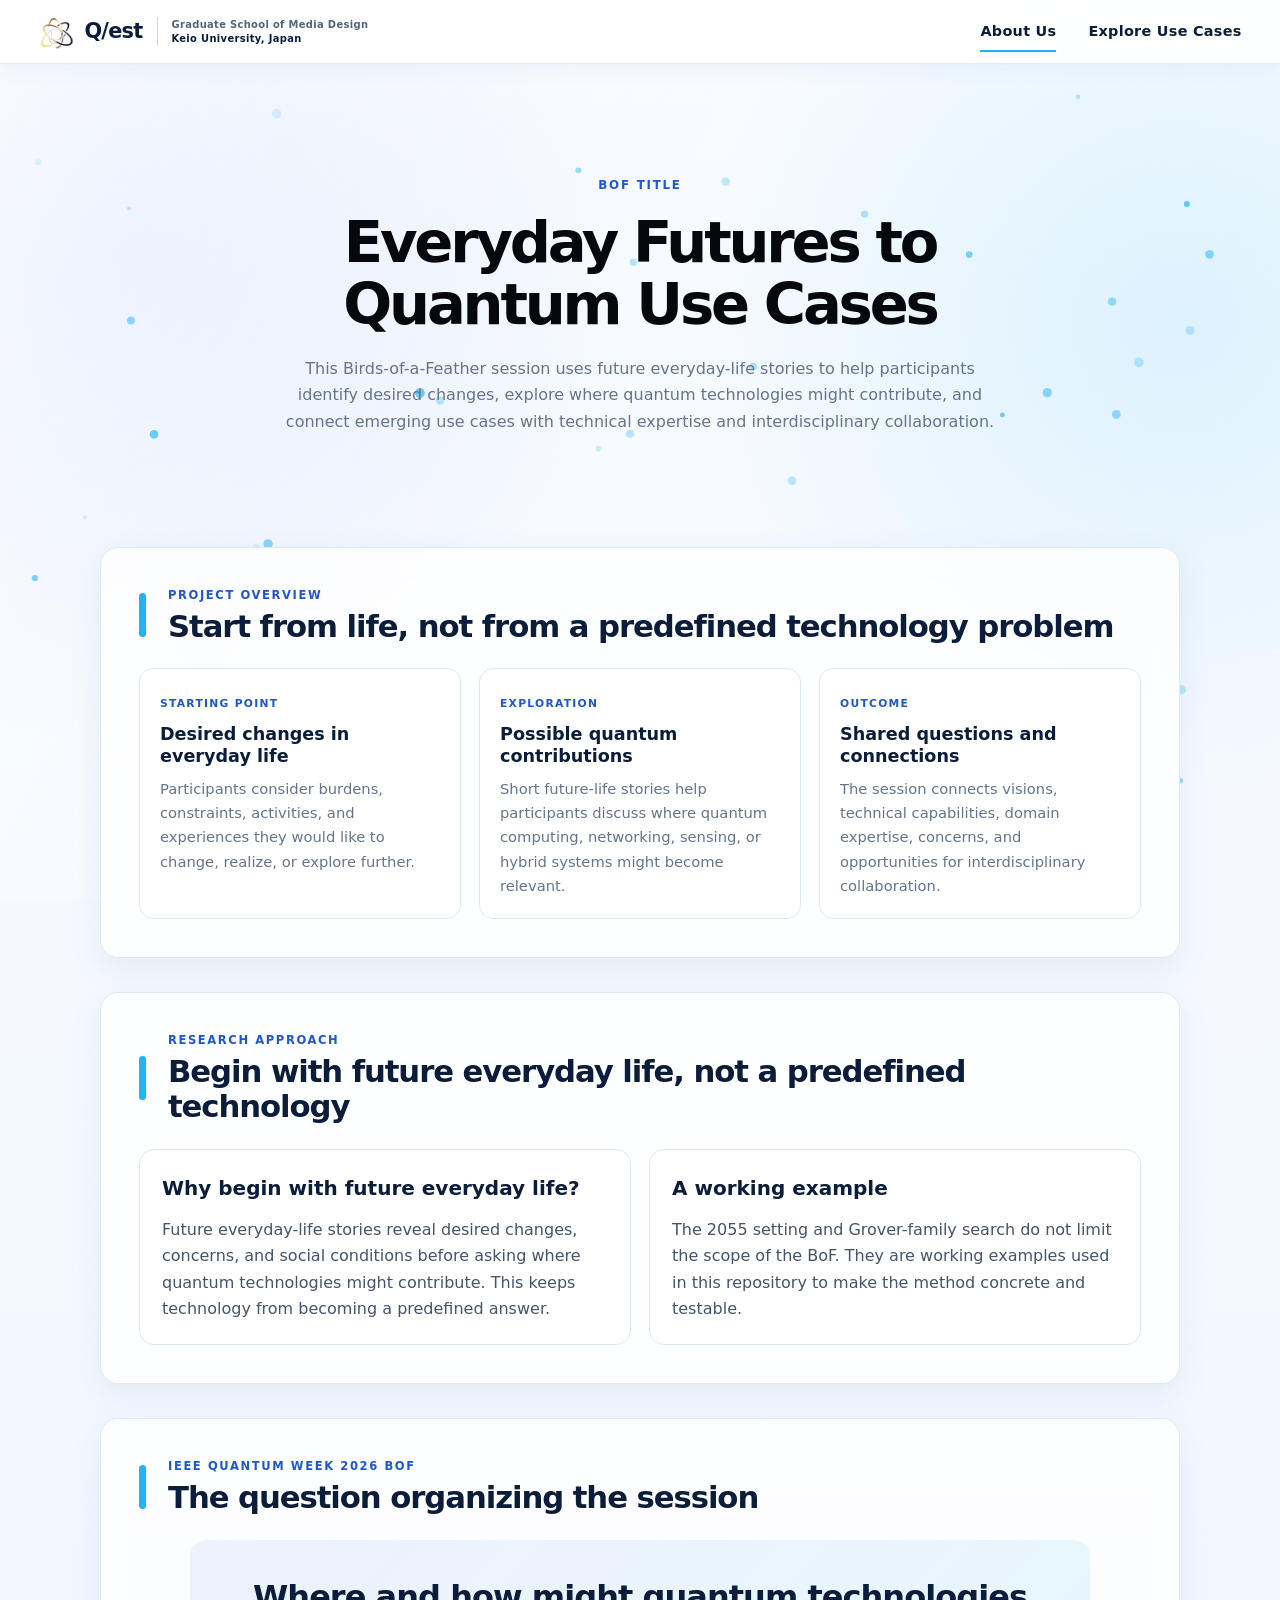
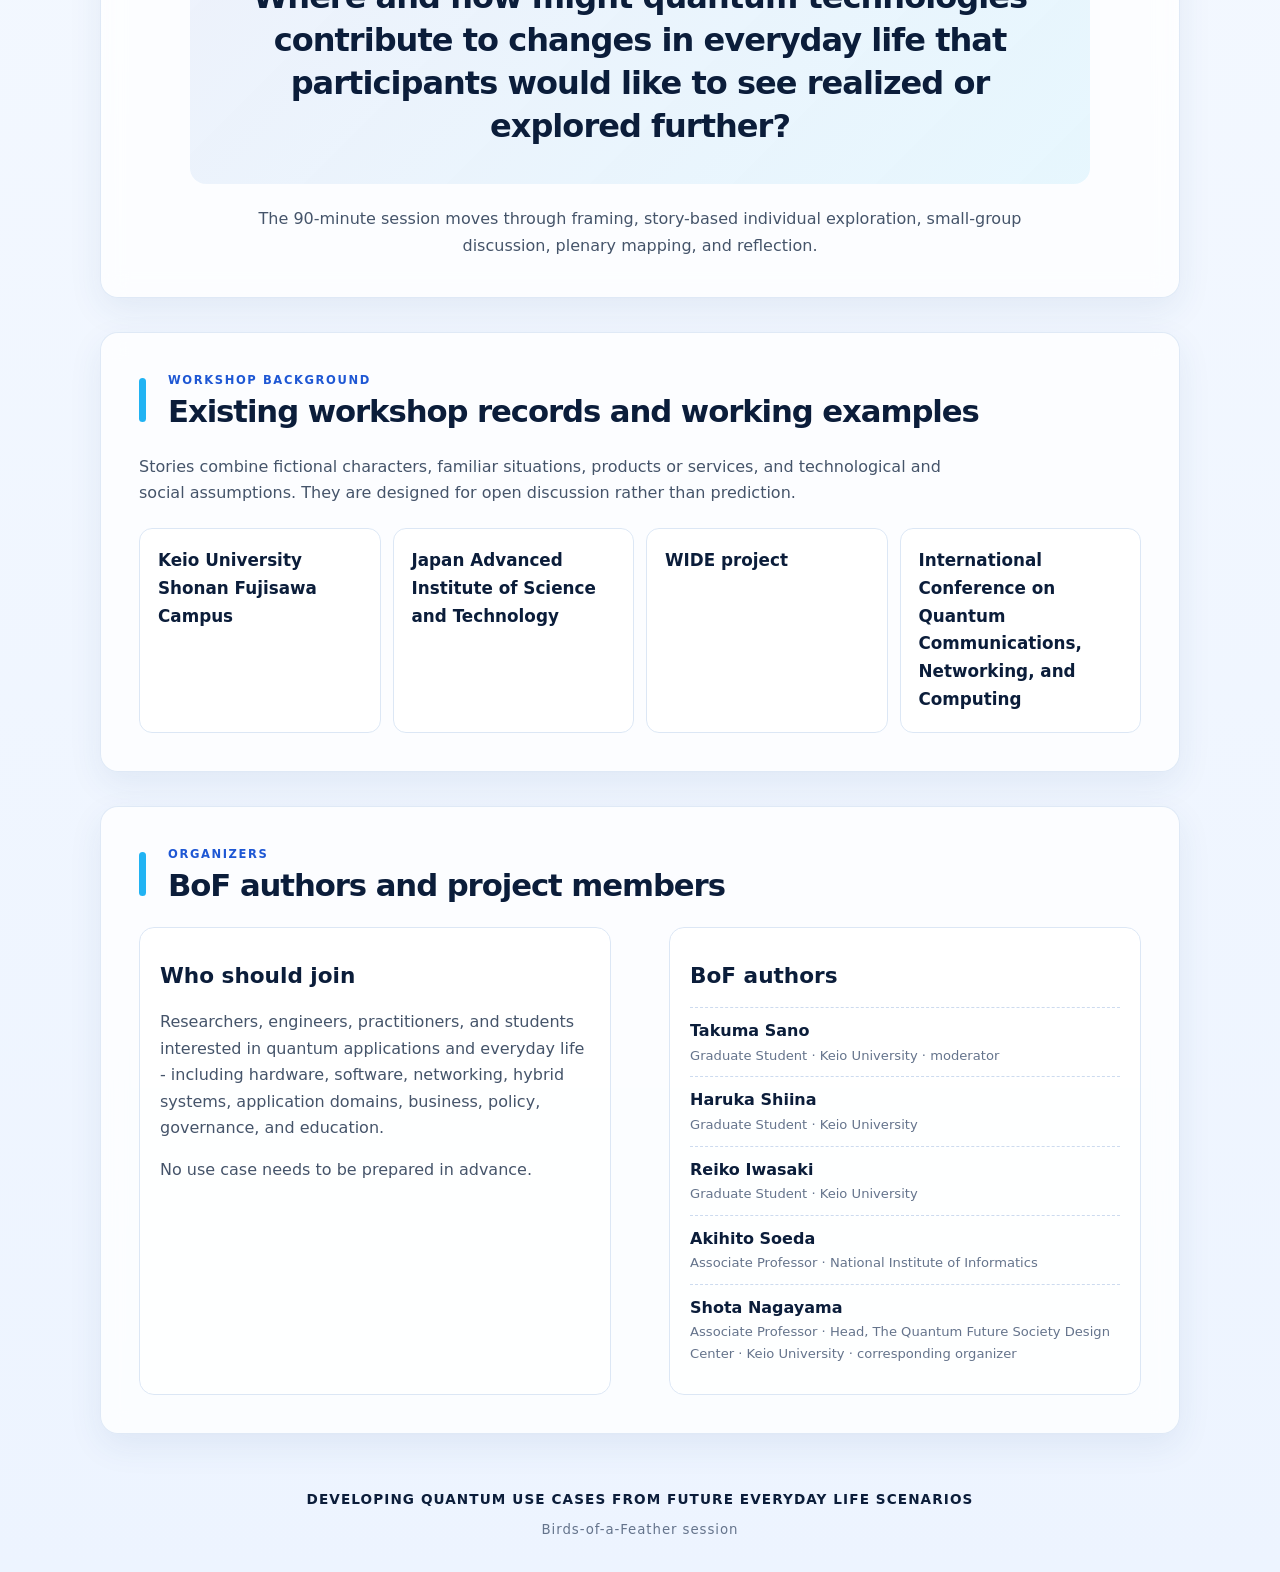
<file: site/index.html>
<!doctype html>
<html lang="en">
<head>
  <meta charset="utf-8">
  <meta name="viewport" content="width=device-width, initial-scale=1">
  <meta name="description" content="About the Everyday Futures to Quantum Use Cases project and its IEEE Quantum Week 2026 Birds-of-a-Feather session.">
  <meta name="theme-color" content="#f4f8ff">
  <title>About Us | Everyday Futures to Quantum Use Cases</title>
  <link rel="icon" type="image/svg+xml" href="./favicon.svg?v=20260724b">
  <link rel="stylesheet" href="./styles.css?v=20260724b">
</head>
<body>
  <canvas id="quantum-bubbles" aria-hidden="true"></canvas>

  <header class="site-header">
    <a class="brand" href="https://q-est.org/" target="_blank" rel="noopener noreferrer"
      aria-label="Visit the Q/est website">
      <img class="brand-logo" src="./assets/qest-logo-icon.png?v=20260724b" alt="">
      <span class="brand-copy"><strong>Q/est</strong></span>
      <span class="brand-divider" aria-hidden="true"></span>
      <span class="brand-institute">
        <span>Graduate School of Media Design</span>
        <span>Keio University, Japan</span>
      </span>
    </a>
    <nav class="site-nav" aria-label="Primary navigation">
      <a href="./index.html" aria-current="page">About Us</a>
      <a href="./explore/index.html">Explore Use Cases</a>
    </nav>
  </header>

  <main class="subpage-main">
    <section class="subpage-hero" aria-labelledby="about-page-title">
      <p class="kicker">BoF Title</p>
      <h1 id="about-page-title">Everyday Futures to Quantum Use Cases</h1>
      <p>
        This Birds-of-a-Feather session uses future everyday-life stories to help participants
        identify desired changes, explore where quantum technologies might contribute, and
        connect emerging use cases with technical expertise and interdisciplinary collaboration.
      </p>
    </section>

    <section class="content-section" aria-labelledby="project-overview-title">
      <div class="section-heading">
        <span aria-hidden="true"></span>
        <div>
          <p>Project overview</p>
          <h2 id="project-overview-title">Start from life, not from a predefined technology problem</h2>
        </div>
      </div>
      <div class="overview-grid">
        <article class="card">
          <small>Starting point</small>
          <h3>Desired changes in everyday life</h3>
          <p>
            Participants consider burdens, constraints, activities, and experiences they would
            like to change, realize, or explore further.
          </p>
        </article>
        <article class="card">
          <small>Exploration</small>
          <h3>Possible quantum contributions</h3>
          <p>
            Short future-life stories help participants discuss where quantum computing,
            networking, sensing, or hybrid systems might become relevant.
          </p>
        </article>
        <article class="card">
          <small>Outcome</small>
          <h3>Shared questions and connections</h3>
          <p>
            The session connects visions, technical capabilities, domain expertise, concerns,
            and opportunities for interdisciplinary collaboration.
          </p>
        </article>
      </div>
    </section>

    <section class="content-section" aria-labelledby="scenario-title">
      <div class="section-heading">
        <span aria-hidden="true"></span>
        <div>
          <p>Research approach</p>
          <h2 id="scenario-title">Begin with future everyday life, not a predefined technology</h2>
        </div>
      </div>
      <div class="about-columns">
        <article class="info-panel">
          <h3>Why begin with future everyday life?</h3>
          <p>
            Future everyday-life stories reveal desired changes, concerns, and social conditions
            before asking where quantum technologies might contribute. This keeps technology from
            becoming a predefined answer.
          </p>
        </article>
        <article class="info-panel">
          <h3>A working example</h3>
          <p>
            The 2055 setting and Grover-family search do not limit the scope of the BoF. They are
            working examples used in this repository to make the method concrete and testable.
          </p>
        </article>
      </div>
    </section>

    <section class="content-section question-section" aria-labelledby="bof-title">
      <div class="section-heading">
        <span aria-hidden="true"></span>
        <div>
          <p>IEEE Quantum Week 2026 BoF</p>
          <h2 id="bof-title">The question organizing the session</h2>
        </div>
      </div>
      <blockquote>
        Where and how might quantum technologies contribute to changes in everyday life that
        participants would like to see realized or explored further?
      </blockquote>
      <p class="section-note">
        The 90-minute session moves through framing, story-based individual exploration,
        small-group discussion, plenary mapping, and reflection.
      </p>
    </section>

    <section class="content-section" aria-labelledby="workshop-background-title">
      <div class="section-heading">
        <span aria-hidden="true"></span>
        <div>
          <p>Workshop background</p>
          <h2 id="workshop-background-title">Existing workshop records and working examples</h2>
        </div>
      </div>
      <p class="section-intro">
        Stories combine fictional characters, familiar situations, products or services, and
        technological and social assumptions. They are designed for open discussion rather than
        prediction.
      </p>
      <ul class="workshop-list">
        <li><strong>Keio University Shonan Fujisawa Campus</strong></li>
        <li><strong>Japan Advanced Institute of Science and Technology</strong></li>
        <li><strong>WIDE project</strong></li>
        <li>
          <strong>International Conference on Quantum Communications, Networking, and Computing</strong>
        </li>
      </ul>
    </section>

    <section class="content-section" aria-labelledby="members-title">
      <div class="section-heading">
        <span aria-hidden="true"></span>
        <div>
          <p>Organizers</p>
          <h2 id="members-title">BoF authors and project members</h2>
        </div>
      </div>
      <div class="people-grid about-people-grid">
        <article>
          <h3>Who should join</h3>
          <p>
            Researchers, engineers, practitioners, and students interested in quantum
            applications and everyday life - including hardware, software, networking,
            hybrid systems, application domains, business, policy, governance, and education.
          </p>
          <p>No use case needs to be prepared in advance.</p>
        </article>
        <article>
          <h3>BoF authors</h3>
          <ul class="author-list">
            <li><strong>Takuma Sano</strong><span>Graduate Student · Keio University · moderator</span></li>
            <li><strong>Haruka Shiina</strong><span>Graduate Student · Keio University</span></li>
            <li><strong>Reiko Iwasaki</strong><span>Graduate Student · Keio University</span></li>
            <li><strong>Akihito Soeda</strong><span>Associate Professor · National Institute of Informatics</span></li>
            <li>
              <strong>Shota Nagayama</strong>
              <span>Associate Professor · Head, The Quantum Future Society Design Center · Keio University · corresponding organizer</span>
            </li>
          </ul>
        </article>
      </div>
    </section>
  </main>

  <footer class="site-footer">
    <p>Developing Quantum Use Cases from Future Everyday Life Scenarios</p>
    <small>Birds-of-a-Feather session</small>
  </footer>

  <script src="./bubbles.js?v=20260724b"></script>
</body>
</html>
</file>
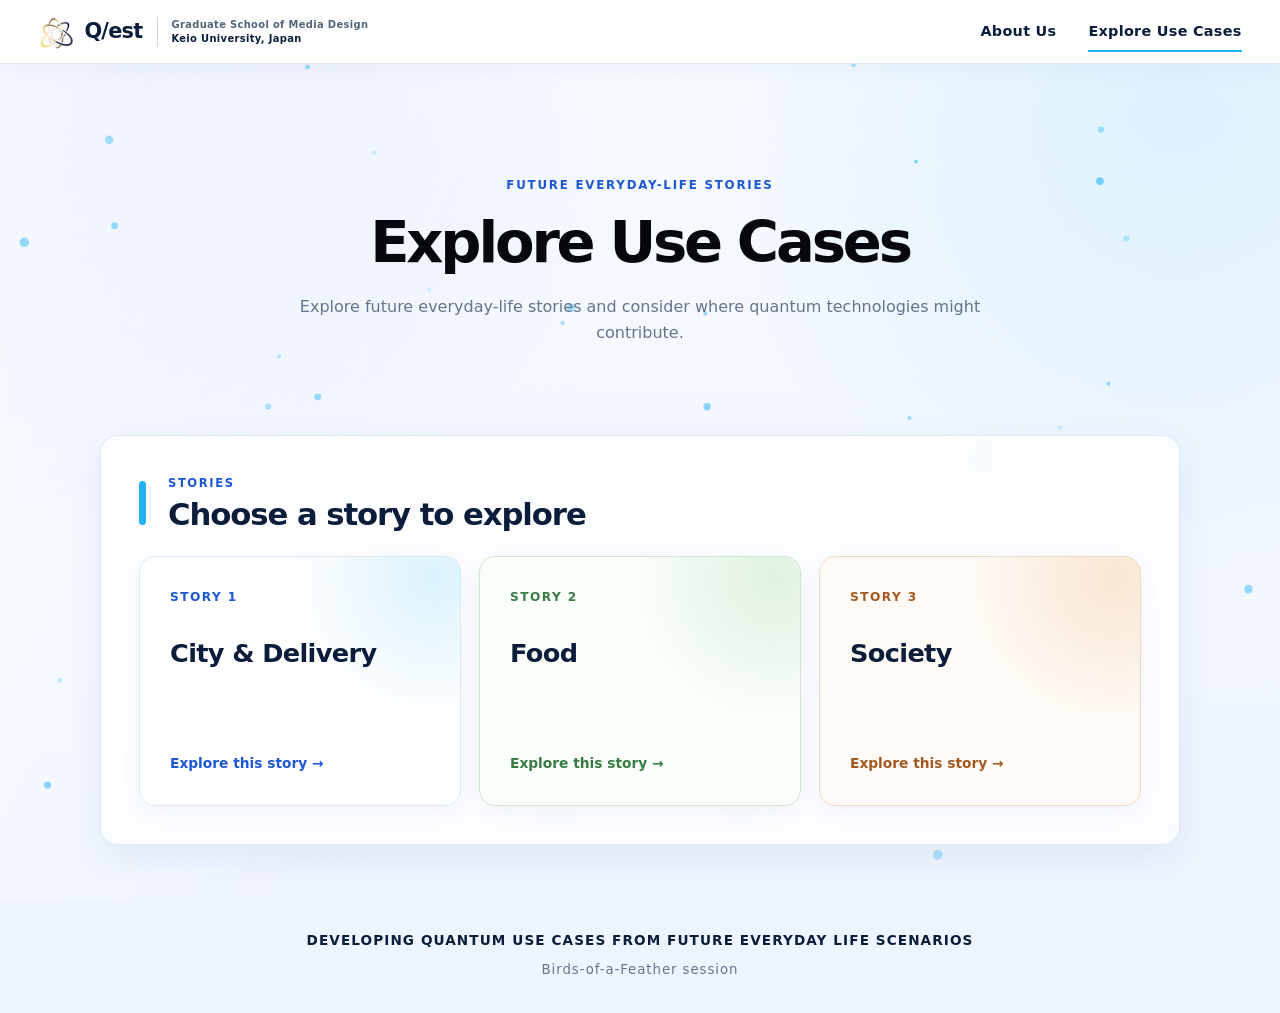
<file: site/explore/index.html>
<!doctype html>
<html lang="en">
<head>
  <meta charset="utf-8">
  <meta name="viewport" content="width=device-width, initial-scale=1">
  <meta name="description" content="Explore future everyday-life stories and consider where quantum technologies might contribute.">
  <meta name="theme-color" content="#f4f8ff">
  <title>Explore Use Cases | Everyday Futures to Quantum Use Cases</title>
  <link rel="icon" type="image/svg+xml" href="../favicon.svg">
  <link rel="stylesheet" href="../styles.css">
</head>
<body>
  <canvas id="quantum-bubbles" aria-hidden="true"></canvas>

  <header class="site-header">
    <a class="brand" href="https://q-est.org/" target="_blank" rel="noopener noreferrer"
      aria-label="Visit the Q/est website">
      <img class="brand-logo" src="../assets/qest-logo-icon.png" alt="">
      <span class="brand-copy"><strong>Q/est</strong></span>
      <span class="brand-divider" aria-hidden="true"></span>
      <span class="brand-institute">
        <span>Graduate School of Media Design</span>
        <span>Keio University, Japan</span>
      </span>
    </a>
    <nav class="site-nav" aria-label="Primary navigation">
      <a href="../index.html">About Us</a>
      <a href="./index.html" aria-current="page">Explore Use Cases</a>
    </nav>
  </header>

  <main class="subpage-main explore-list-main">
    <section class="subpage-hero explore-list-hero" aria-labelledby="explore-page-title">
      <p class="kicker">Future everyday-life stories</p>
      <h1 id="explore-page-title">Explore Use Cases</h1>
      <p>Explore future everyday-life stories and consider where quantum technologies might contribute.</p>
    </section>

    <section class="content-section" aria-labelledby="stories-title">
      <div class="section-heading">
        <span aria-hidden="true"></span>
        <div>
          <p>Stories</p>
          <h2 id="stories-title">Choose a story to explore</h2>
        </div>
      </div>

      <div class="use-case-grid">
        <a class="use-case-card" href="./story-1/index.html">
          <span class="use-case-meta"><strong>Story 1</strong></span>
          <h3>City &amp; Delivery</h3>
          <span class="use-case-link">
            Explore this story <span aria-hidden="true">→</span>
          </span>
        </a>

        <a class="use-case-card food-card" href="./story-2/index.html">
          <span class="use-case-meta"><strong>Story 2</strong></span>
          <h3>Food</h3>
          <span class="use-case-link">
            Explore this story <span aria-hidden="true">→</span>
          </span>
        </a>

        <a class="use-case-card society-card" href="./story-3/index.html">
          <span class="use-case-meta"><strong>Story 3</strong></span>
          <h3>Society</h3>
          <span class="use-case-link">
            Explore this story <span aria-hidden="true">→</span>
          </span>
        </a>
      </div>
    </section>
  </main>

  <footer class="site-footer">
    <p>Developing Quantum Use Cases from Future Everyday Life Scenarios</p>
    <small>Birds-of-a-Feather session</small>
  </footer>

  <script src="../bubbles.js"></script>
</body>
</html>
</file>
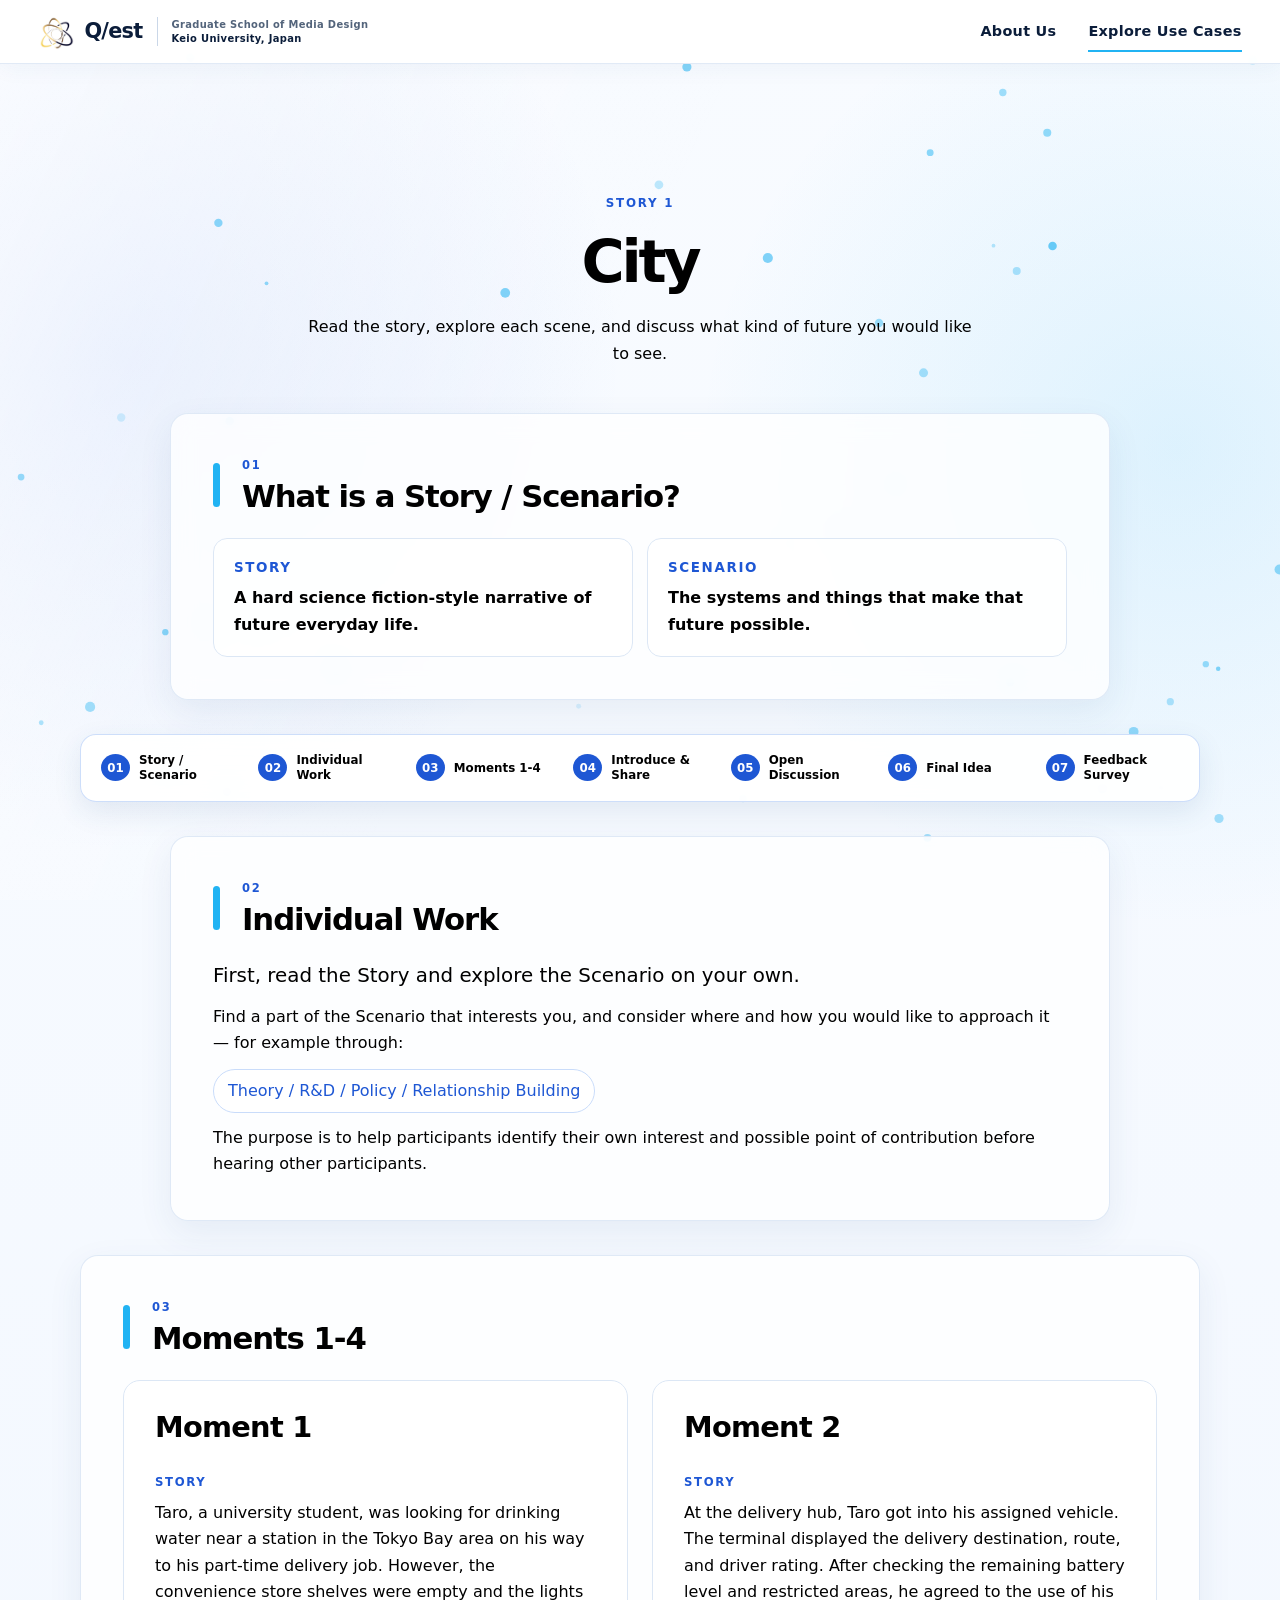
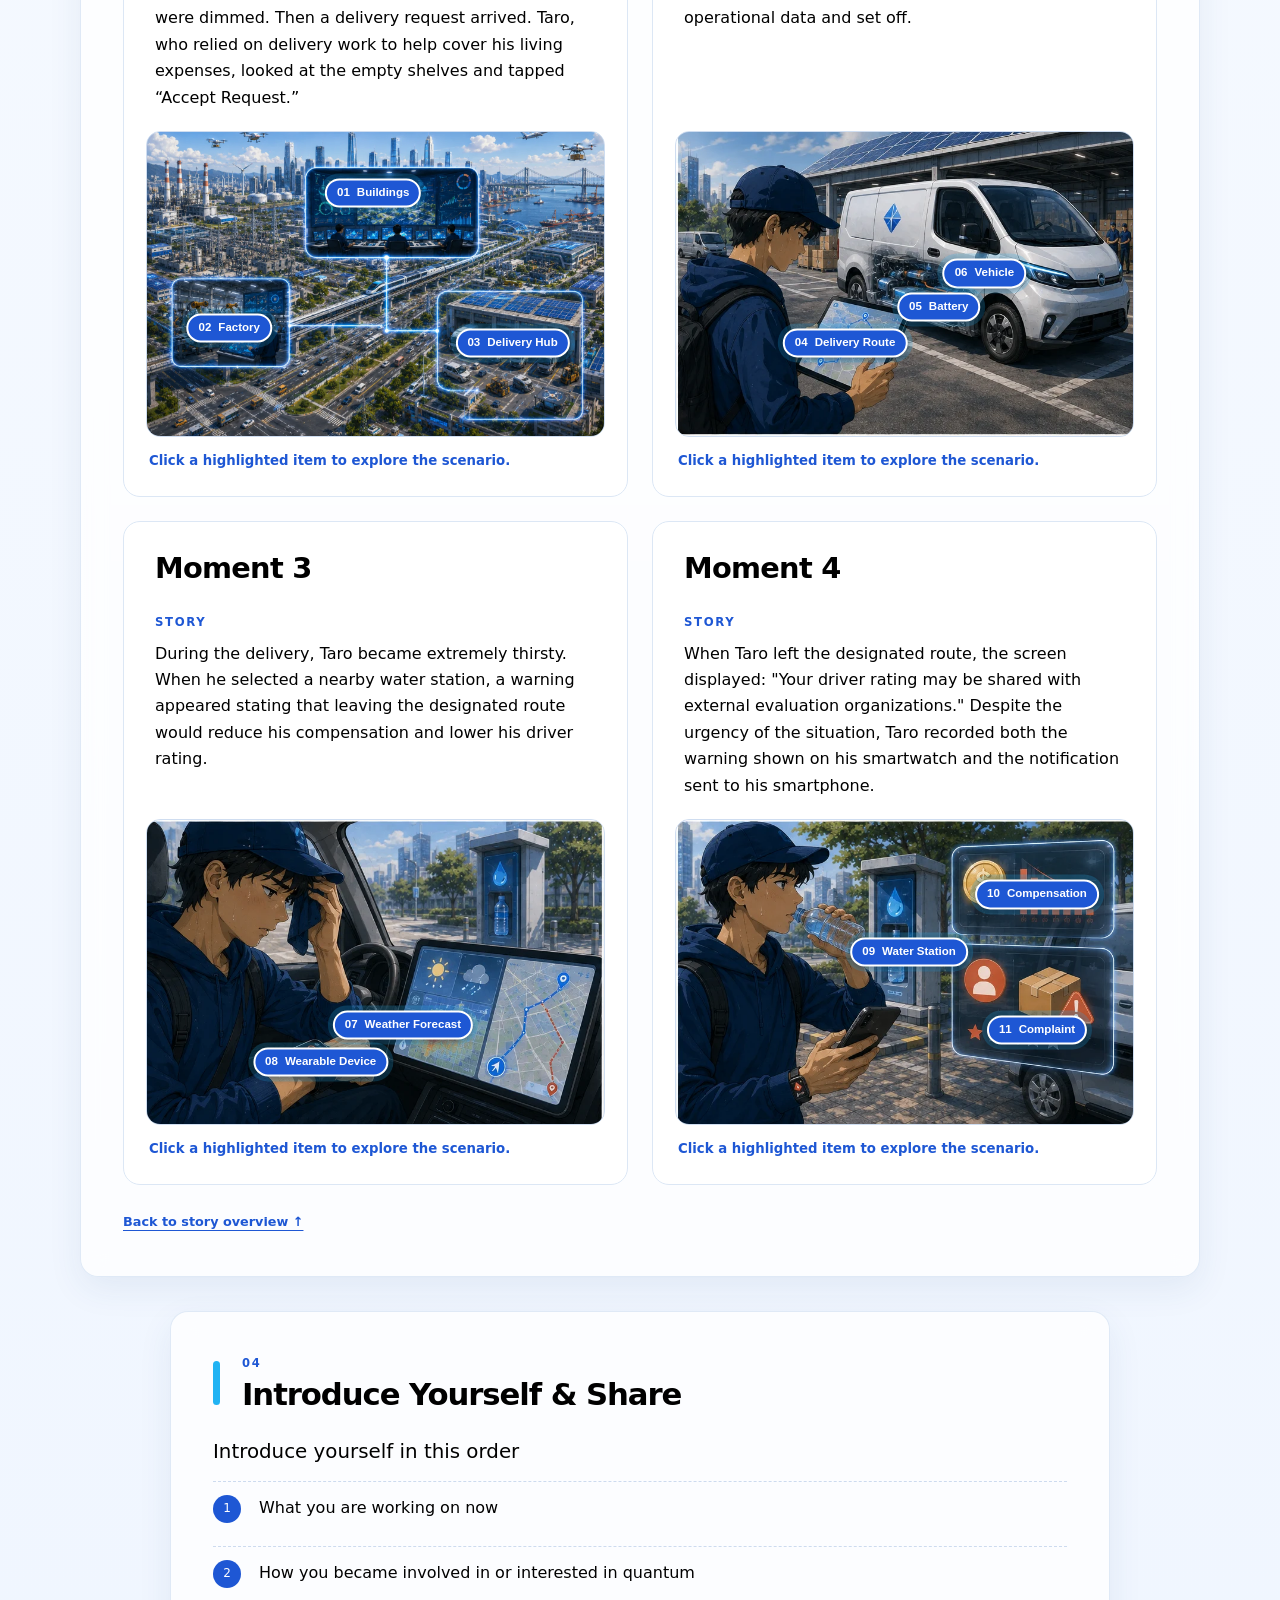
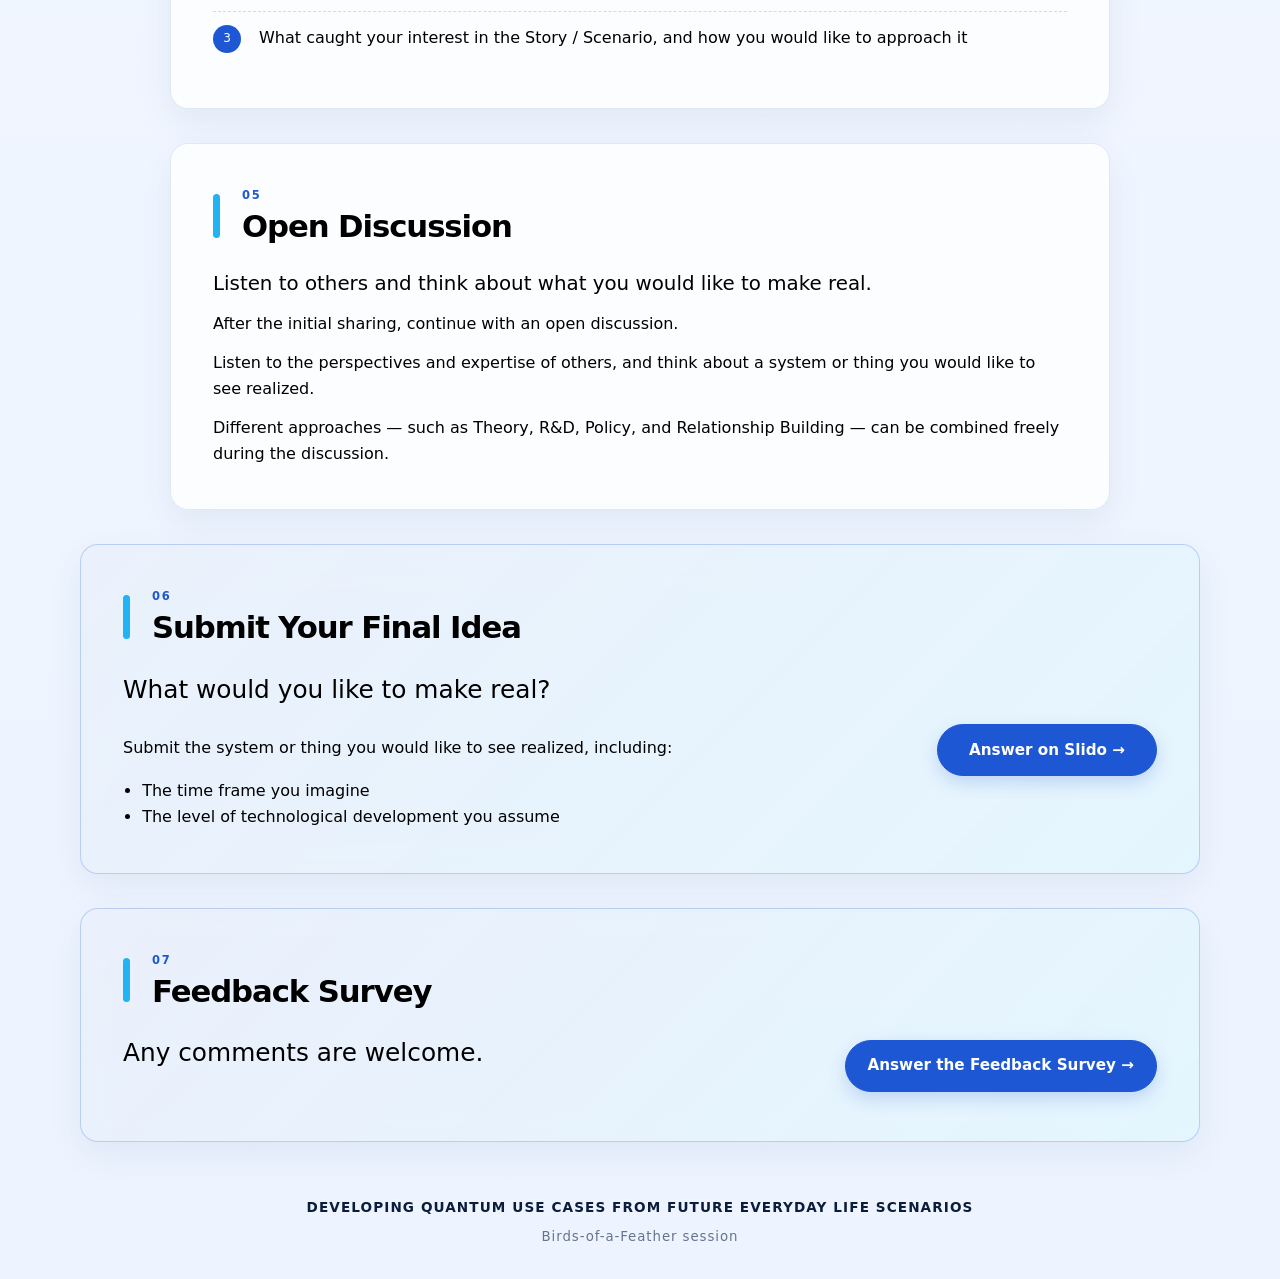
<file: site/explore/story-1/index.html>
<!doctype html>
<html lang="en">
<head>
  <meta charset="utf-8">
  <meta name="viewport" content="width=device-width, initial-scale=1">
  <meta name="description" content="Explore a future story about traffic and energy coordination during extreme heat.">
  <meta name="theme-color" content="#f4f8ff">
  <title>City | Everyday Futures to Quantum Use Cases</title>
  <link rel="icon" type="image/svg+xml" href="../../favicon.svg">
  <link rel="stylesheet" href="../../styles.css">
  <link rel="stylesheet" href="./story-1.css?v=20260822">
</head>
<body>
  <canvas id="quantum-bubbles" aria-hidden="true"></canvas>

  <header class="site-header">
    <a class="brand" href="https://q-est.org/" target="_blank" rel="noopener noreferrer"
      aria-label="Visit the Q/est website">
      <img class="brand-logo" src="../../assets/qest-logo-icon.png" alt="">
      <span class="brand-copy"><strong>Q/est</strong></span>
      <span class="brand-divider" aria-hidden="true"></span>
      <span class="brand-institute">
        <span>Graduate School of Media Design</span>
        <span>Keio University, Japan</span>
      </span>
    </a>
    <nav class="site-nav" aria-label="Primary navigation">
      <a href="../../index.html">About Us</a>
      <a href="../index.html" aria-current="page">Explore Use Cases</a>
    </nav>
  </header>

  <main class="story-main">
    <section class="story-hero" aria-labelledby="story-page-title">
      <p class="kicker">Story 1</p>
      <h1 id="story-page-title">City</h1>
      <p class="story-intro">Read the story, explore each scene, and discuss what kind of future you would like to see.</p>
    </section>

    <section class="workshop-section compact-section" id="story-scenario" aria-labelledby="story-scenario-title">
      <div class="section-heading">
        <span aria-hidden="true"></span>
        <div><p>01</p><h2 id="story-scenario-title">What is a Story / Scenario?</h2></div>
      </div>

      <div class="definition-grid">
        <div class="definition-item">
          <h3>Story</h3>
          <p>A hard science fiction-style narrative of future everyday life.</p>
        </div>
        <div class="definition-item">
          <h3>Scenario</h3>
          <p>The systems and things that make that future possible.</p>
        </div>
      </div>
    </section>

    <nav class="story-progress" aria-label="Story workshop steps">
      <a href="#story-scenario"><span>01</span>Story / Scenario</a>
      <a href="#individual-work"><span>02</span>Individual Work</a>
      <a href="#story"><span>03</span>Moments 1-4</a>
      <a href="#introduce-share"><span>04</span>Introduce & Share</a>
      <a href="#open-discussion"><span>05</span>Open Discussion</a>
      <a href="#final-idea"><span>06</span>Final Idea</a>
      <a href="#feedback-survey"><span>07</span>Feedback Survey</a>
    </nav>

    <section class="workshop-section compact-section" id="individual-work" aria-labelledby="individual-work-title">
      <div class="section-heading">
        <span aria-hidden="true"></span>
        <div><p>02</p><h2 id="individual-work-title">Individual Work</h2></div>
      </div>

      <p class="lead-prompt">First, read the Story and explore the Scenario on your own.</p>
      <p>Find a part of the Scenario that interests you, and consider where and how you would like to approach it — for example through:</p>
      <p class="approach-line">Theory / R&amp;D / Policy / Relationship Building</p>
      <p>The purpose is to help participants identify their own interest and possible point of contribution before hearing other participants.</p>
    </section>

    <section class="workshop-section" id="story" aria-labelledby="story-step-title">
      <div class="section-heading">
        <span aria-hidden="true"></span>
        <div><p>03</p><h2 id="story-step-title">Moments 1-4</h2></div>
      </div>

      <div class="scene-grid">

      <article class="scene-card" id="scene-1" aria-labelledby="scene-1-title">
        <header class="scene-heading"><h3 id="scene-1-title">Moment 1</h3></header>
        <div class="scene-copy">
          <div class="moment-layer story-layer">
            <h4>Story</h4>
            <p>Taro, a university student, was looking for drinking water near a station in the Tokyo Bay area on his way to his part-time delivery job. However, the convenience store shelves were empty and the lights were dimmed. Then a delivery request arrived. Taro, who relied on delivery work to help cover his living expenses, looked at the empty shelves and tapped “Accept Request.”</p>
          </div>
        </div>
        <div class="scene-explorer" data-scene="scene1"></div>
      </article>

      <article class="scene-card" id="scene-2" aria-labelledby="scene-2-title">
        <header class="scene-heading"><h3 id="scene-2-title">Moment 2</h3></header>
        <div class="scene-copy">
          <div class="moment-layer story-layer">
            <h4>Story</h4>
            <p>At the delivery hub, Taro got into his assigned vehicle. The terminal displayed the delivery destination, route, and driver rating. After checking the remaining battery level and restricted areas, he agreed to the use of his operational data and set off.</p>
          </div>
        </div>
        <div class="scene-explorer" data-scene="scene2"></div>
      </article>

      <article class="scene-card" id="scene-3" aria-labelledby="scene-3-title">
        <header class="scene-heading"><h3 id="scene-3-title">Moment 3</h3></header>
        <div class="scene-copy">
          <div class="moment-layer story-layer">
            <h4>Story</h4>
            <p>During the delivery, Taro became extremely thirsty. When he selected a nearby water station, a warning appeared stating that leaving the designated route would reduce his compensation and lower his driver rating.</p>
          </div>
        </div>
        <div class="scene-explorer" data-scene="scene3"></div>
      </article>

      <article class="scene-card" id="scene-4" aria-labelledby="scene-4-title">
        <header class="scene-heading"><h3 id="scene-4-title">Moment 4</h3></header>
        <div class="scene-copy">
          <div class="moment-layer story-layer">
            <h4>Story</h4>
            <p>When Taro left the designated route, the screen displayed: "Your driver rating may be shared with external evaluation organizations." Despite the urgency of the situation, Taro recorded both the warning shown on his smartwatch and the notification sent to his smartphone.</p>
          </div>
        </div>
        <div class="scene-explorer" data-scene="scene4"></div>
      </article>

      </div>

      <a class="section-back" href="#story-page-title">Back to story overview ↑</a>
    </section>

    <section class="workshop-section compact-section" id="introduce-share" aria-labelledby="introduce-share-title">
      <div class="section-heading">
        <span aria-hidden="true"></span>
        <div><p>04</p><h2 id="introduce-share-title">Introduce Yourself &amp; Share</h2></div>
      </div>

      <p class="lead-prompt">Introduce yourself in this order</p>
      <ol class="facilitation-list">
        <li>What you are working on now</li>
        <li>How you became involved in or interested in quantum</li>
        <li>What caught your interest in the Story / Scenario, and how you would like to approach it</li>
      </ol>
    </section>

    <section class="workshop-section compact-section" id="open-discussion" aria-labelledby="open-discussion-title">
      <div class="section-heading">
        <span aria-hidden="true"></span>
        <div><p>05</p><h2 id="open-discussion-title">Open Discussion</h2></div>
      </div>

      <p class="lead-prompt">Listen to others and think about what you would like to make real.</p>
      <p>After the initial sharing, continue with an open discussion.</p>
      <p>Listen to the perspectives and expertise of others, and think about a system or thing you would like to see realized.</p>
      <p>Different approaches — such as Theory, R&amp;D, Policy, and Relationship Building — can be combined freely during the discussion.</p>
    </section>

    <section class="workshop-section cta-section" id="final-idea" aria-labelledby="final-idea-title">
      <div class="section-heading">
        <span aria-hidden="true"></span>
        <div><p>06</p><h2 id="final-idea-title">Submit Your Final Idea</h2></div>
      </div>

      <div class="cta-layout">
        <div>
          <p class="cta-question">What would you like to make real?</p>
          <p>Submit the system or thing you would like to see realized, including:</p>
          <ul>
            <li>The time frame you imagine</li>
            <li>The level of technological development you assume</li>
          </ul>
        </div>
        <a class="primary-button cta-button" id="slido-link" href="#">Answer on Slido →</a>
      </div>
    </section>

    <section class="workshop-section cta-section" id="feedback-survey" aria-labelledby="feedback-survey-title">
      <div class="section-heading">
        <span aria-hidden="true"></span>
        <div><p>07</p><h2 id="feedback-survey-title">Feedback Survey</h2></div>
      </div>

      <div class="cta-layout">
        <p class="cta-question">Any comments are welcome.</p>
        <a class="primary-button cta-button" id="feedback-link" href="#">Answer the Feedback Survey →</a>
      </div>
    </section>

  </main>

  <footer class="site-footer">
    <p>Developing Quantum Use Cases from Future Everyday Life Scenarios</p>
    <small>Birds-of-a-Feather session</small>
  </footer>

  <script src="../../bubbles.js"></script>
  <script src="./story-1.js?v=20260822"></script>
</body>
</html>
</file>
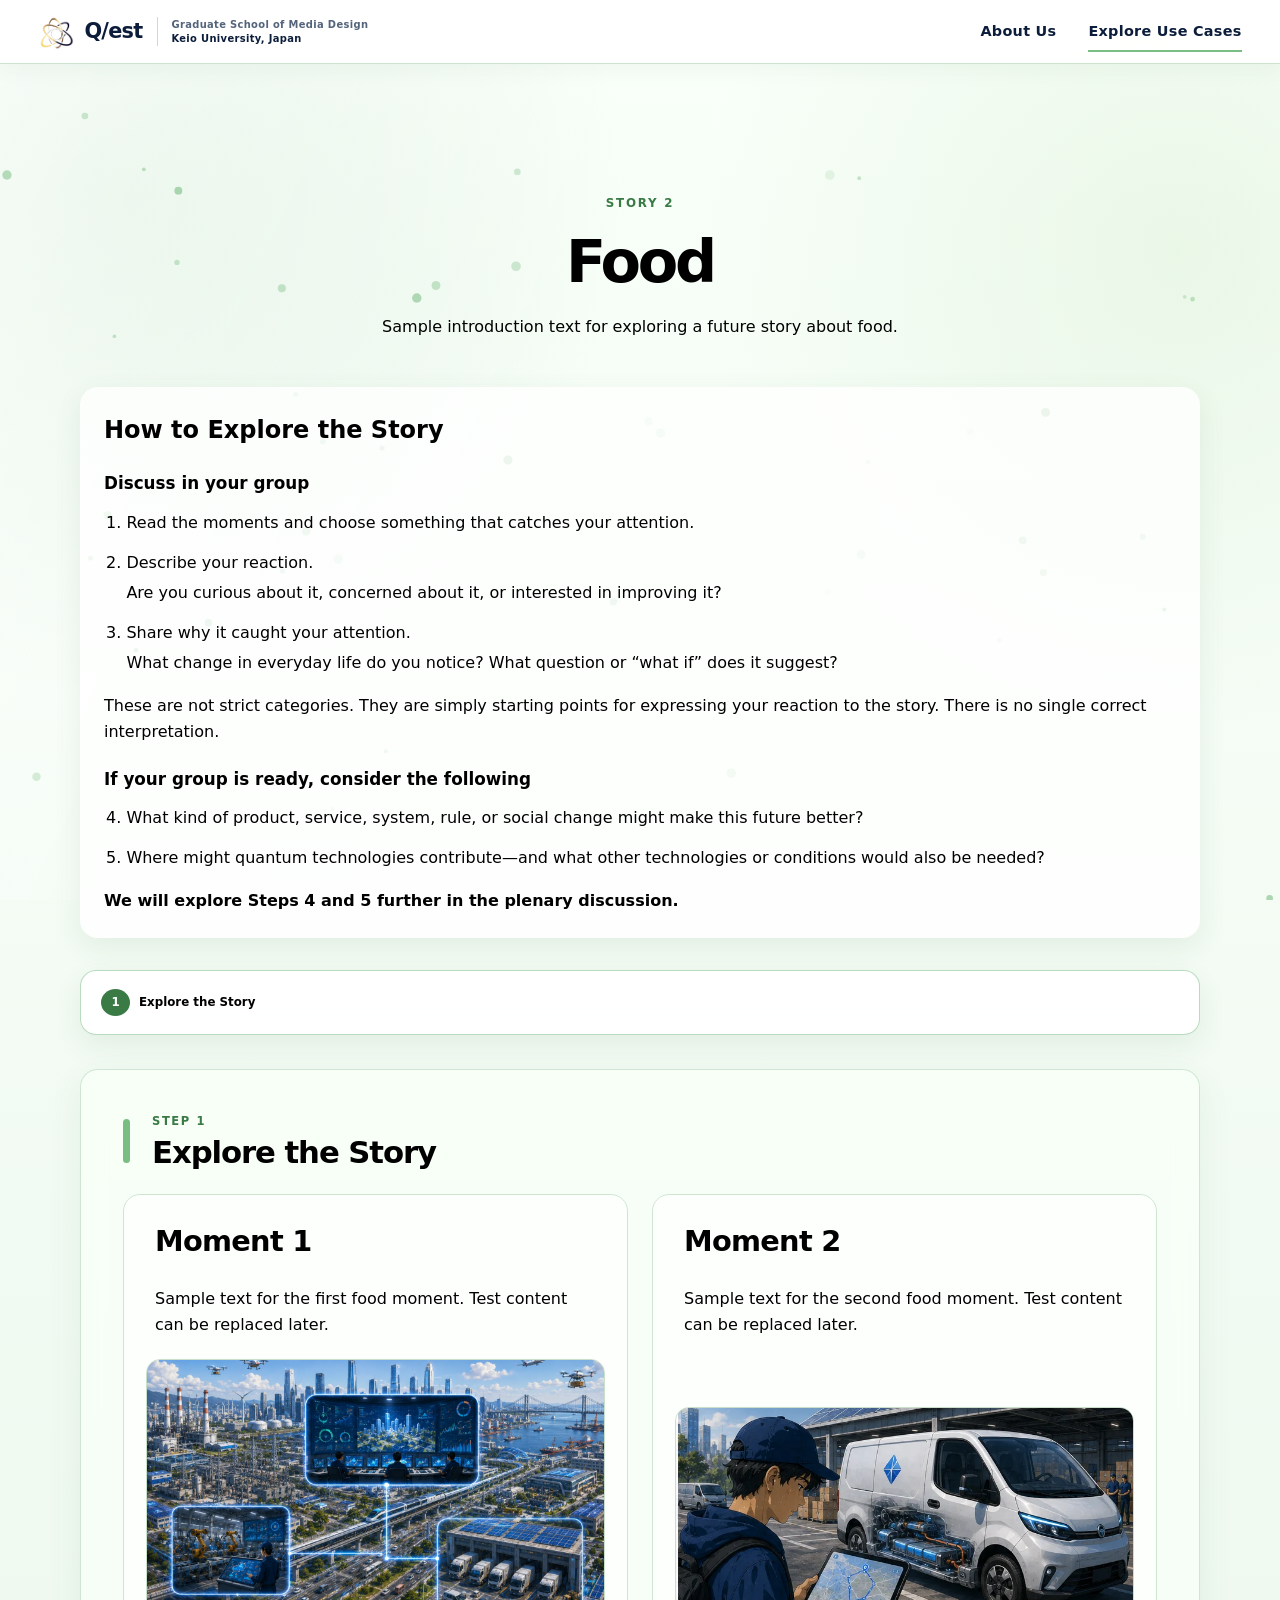
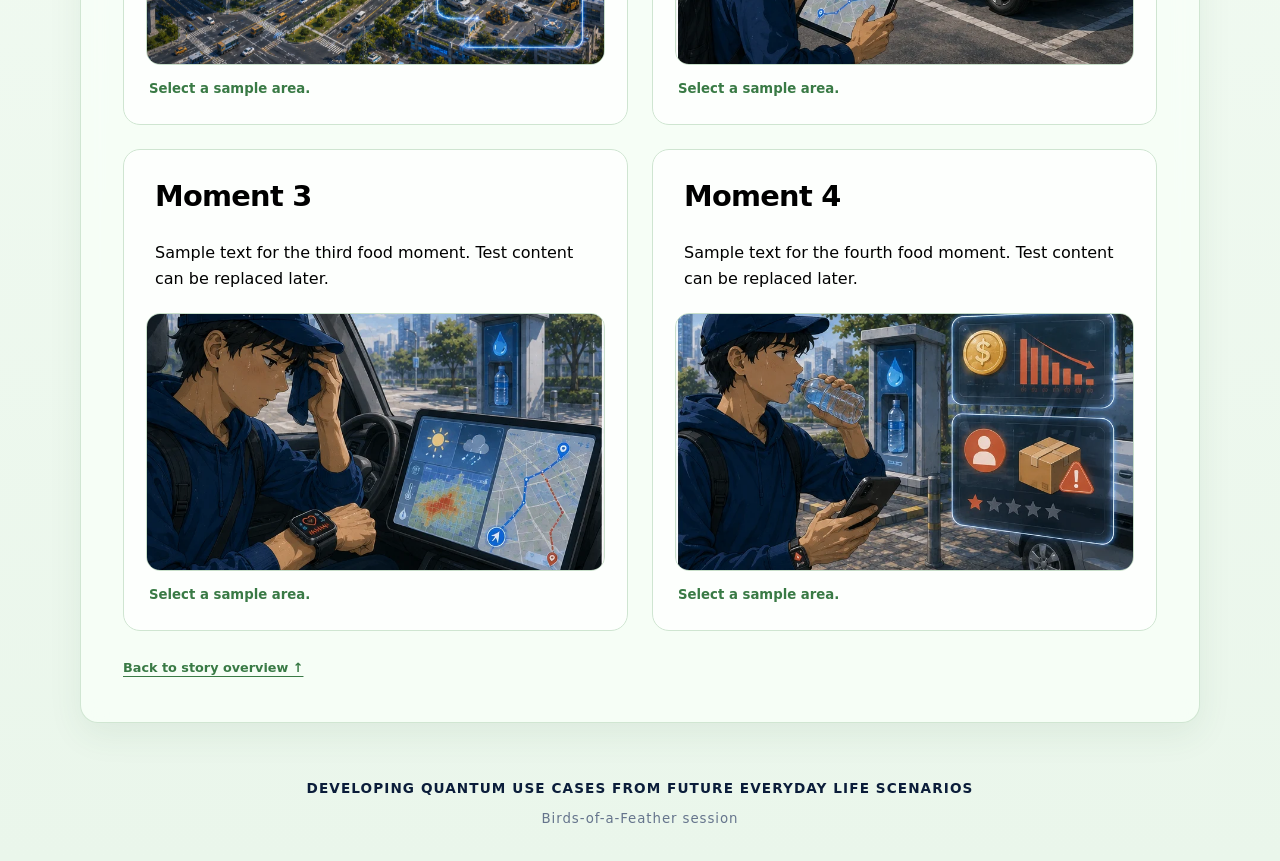
<file: site/explore/story-2/index.html>
<!doctype html>
<html lang="en">
<head>
  <meta charset="utf-8">
  <meta name="viewport" content="width=device-width, initial-scale=1">
  <meta name="description" content="Explore a sample future story about food.">
  <meta name="theme-color" content="#eef9ef">
  <title>Food | Everyday Futures to Quantum Use Cases</title>
  <link rel="icon" type="image/svg+xml" href="../../favicon.svg">
  <link rel="stylesheet" href="../../styles.css">
  <link rel="stylesheet" href="../story-1/story-1.css">
  <link rel="stylesheet" href="./story-2.css">
</head>
<body class="food-story">
  <canvas id="quantum-bubbles" data-color="121, 189, 130" aria-hidden="true"></canvas>

  <header class="site-header">
    <a class="brand" href="https://q-est.org/" target="_blank" rel="noopener noreferrer"
      aria-label="Visit the Q/est website">
      <img class="brand-logo" src="../../assets/qest-logo-icon.png" alt="">
      <span class="brand-copy"><strong>Q/est</strong></span>
      <span class="brand-divider" aria-hidden="true"></span>
      <span class="brand-institute">
        <span>Graduate School of Media Design</span>
        <span>Keio University, Japan</span>
      </span>
    </a>
    <nav class="site-nav" aria-label="Primary navigation">
      <a href="../../index.html">About Us</a>
      <a href="../index.html" aria-current="page">Explore Use Cases</a>
    </nav>
  </header>

  <main class="story-main">
    <section class="story-hero" aria-labelledby="story-page-title">
      <p class="kicker">Story 2</p>
      <h1 id="story-page-title">Food</h1>
      <p class="story-intro">Sample introduction text for exploring a future story about food.</p>
    </section>

    <section class="explore-guide" aria-labelledby="explore-guide-title">
      <h2 id="explore-guide-title">How to Explore the Story</h2>

      <h3>Discuss in your group</h3>
      <ol>
        <li>Read the moments and choose something that catches your attention.</li>
        <li>
          Describe your reaction.
          <p>Are you curious about it, concerned about it, or interested in improving it?</p>
        </li>
        <li>
          Share why it caught your attention.
          <p>What change in everyday life do you notice? What question or “what if” does it suggest?</p>
        </li>
      </ol>

      <p class="guide-note">These are not strict categories. They are simply starting points for expressing your reaction to the story. There is no single correct interpretation.</p>

      <h3>If your group is ready, consider the following</h3>
      <ol start="4">
        <li>What kind of product, service, system, rule, or social change might make this future better?</li>
        <li>Where might quantum technologies contribute—and what other technologies or conditions would also be needed?</li>
      </ol>

      <p class="plenary-note">We will explore Steps 4 and 5 further in the plenary discussion.</p>
    </section>

    <nav class="story-progress" aria-label="Story workshop steps">
      <a href="#story"><span>1</span>Explore the Story</a>
    </nav>

    <section class="workshop-section" id="story" aria-labelledby="story-step-title">
      <div class="section-heading">
        <span aria-hidden="true"></span>
        <div><p>Step 1</p><h2 id="story-step-title">Explore the Story</h2></div>
      </div>

      <div class="scene-grid">
        <article class="scene-card" id="scene-1" aria-labelledby="scene-1-title">
          <header class="scene-heading"><h3 id="scene-1-title">Moment 1</h3></header>
          <div class="scene-copy"><p>Sample text for the first food moment. Test content can be replaced later.</p></div>
          <div class="scene-explorer" data-scene="scene1"></div>
        </article>

        <article class="scene-card" id="scene-2" aria-labelledby="scene-2-title">
          <header class="scene-heading"><h3 id="scene-2-title">Moment 2</h3></header>
          <div class="scene-copy"><p>Sample text for the second food moment. Test content can be replaced later.</p></div>
          <div class="scene-explorer" data-scene="scene2"></div>
        </article>

        <article class="scene-card" id="scene-3" aria-labelledby="scene-3-title">
          <header class="scene-heading"><h3 id="scene-3-title">Moment 3</h3></header>
          <div class="scene-copy"><p>Sample text for the third food moment. Test content can be replaced later.</p></div>
          <div class="scene-explorer" data-scene="scene3"></div>
        </article>

        <article class="scene-card" id="scene-4" aria-labelledby="scene-4-title">
          <header class="scene-heading"><h3 id="scene-4-title">Moment 4</h3></header>
          <div class="scene-copy"><p>Sample text for the fourth food moment. Test content can be replaced later.</p></div>
          <div class="scene-explorer" data-scene="scene4"></div>
        </article>
      </div>

      <a class="section-back" href="#story-page-title">Back to story overview ↑</a>
    </section>
  </main>

  <footer class="site-footer">
    <p>Developing Quantum Use Cases from Future Everyday Life Scenarios</p>
    <small>Birds-of-a-Feather session</small>
  </footer>

  <script src="../../bubbles.js"></script>
  <script src="./story-2.js"></script>
</body>
</html>
</file>
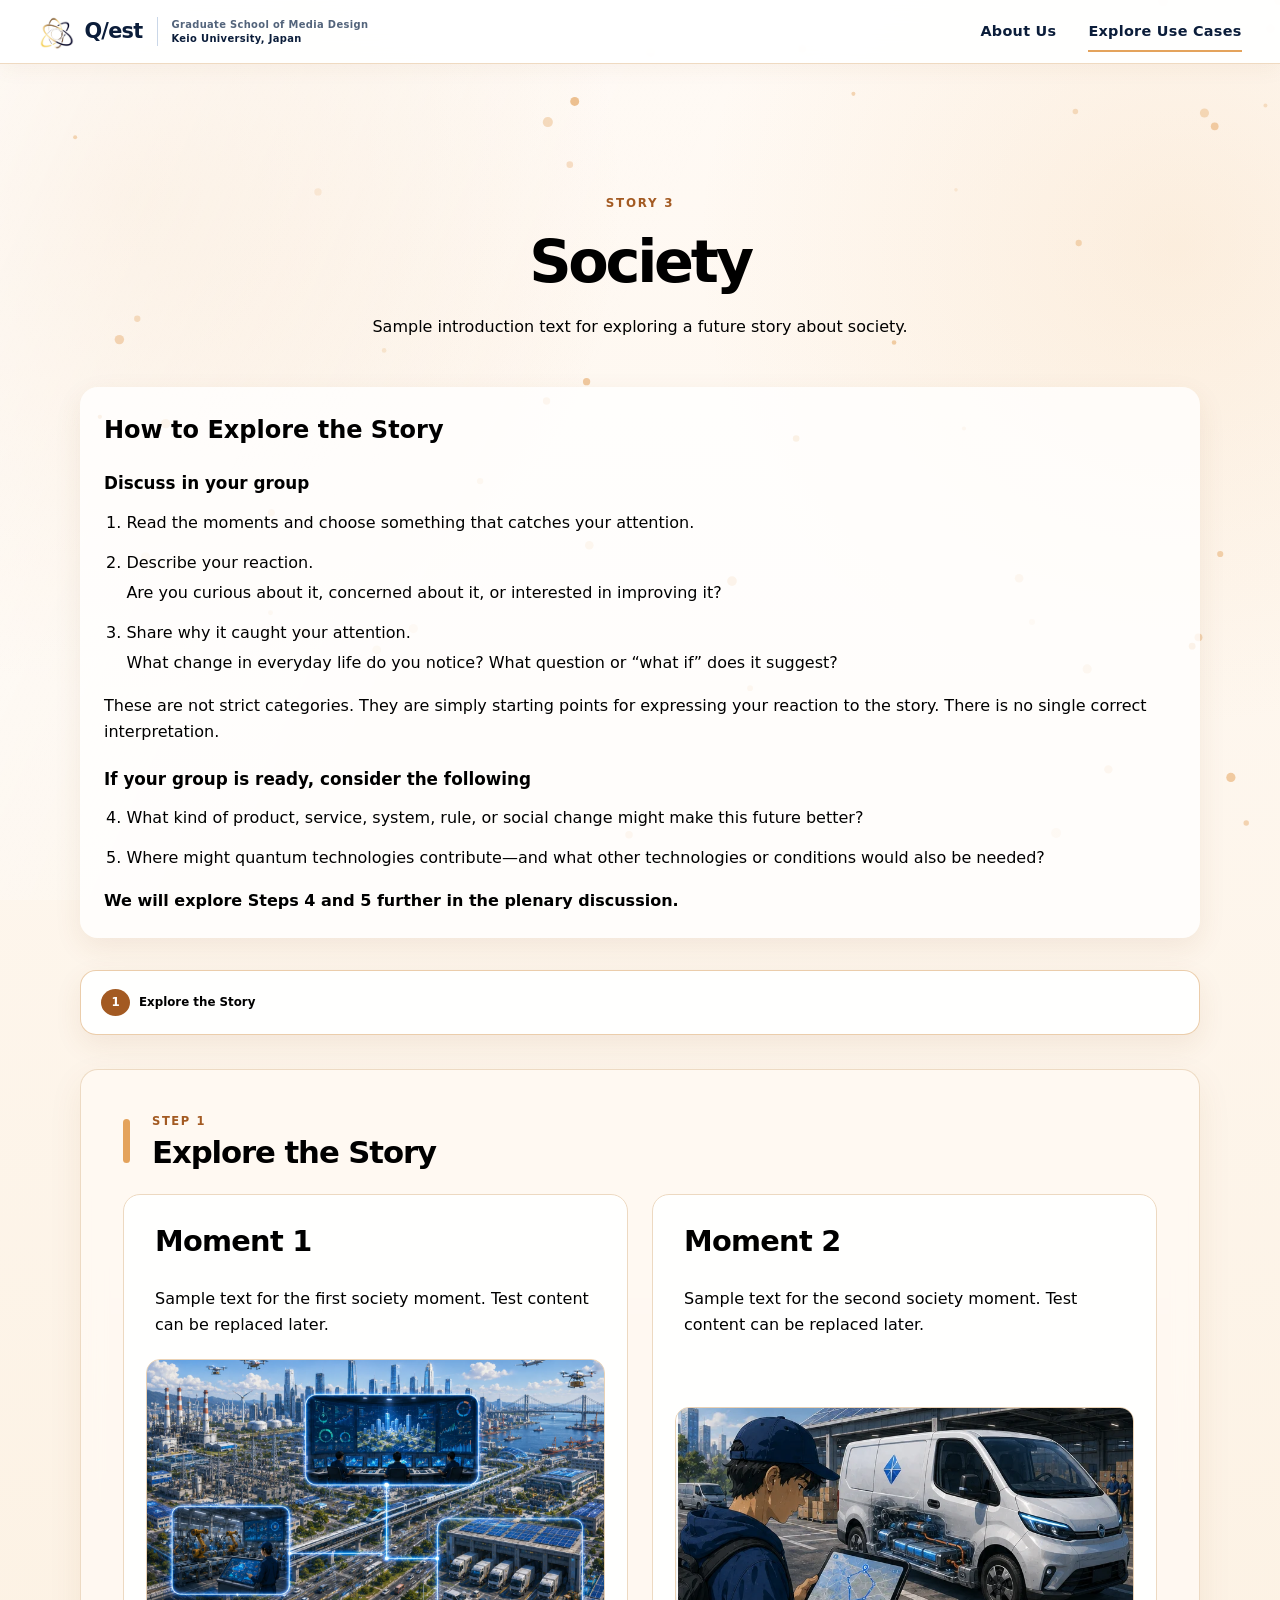
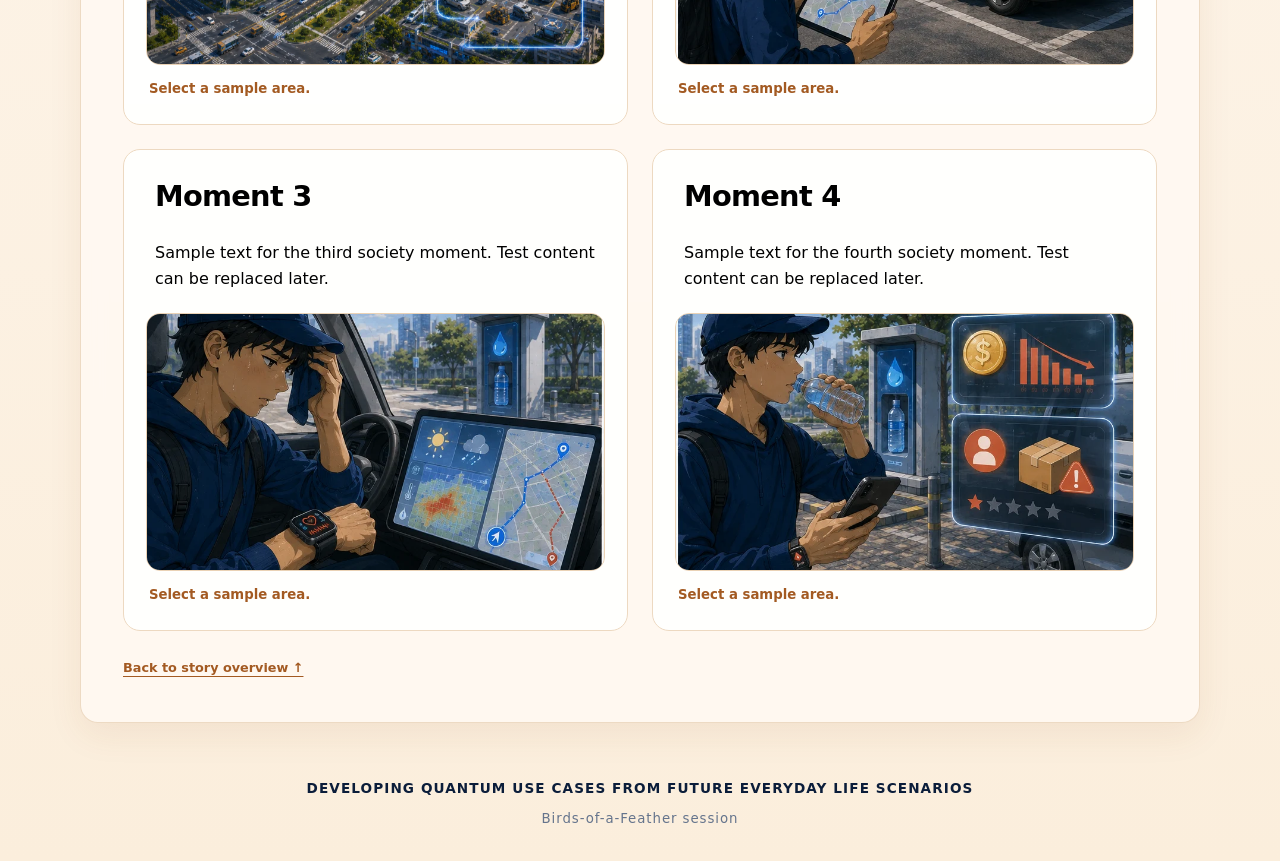
<file: site/explore/story-3/index.html>
<!doctype html>
<html lang="en">
<head>
  <meta charset="utf-8">
  <meta name="viewport" content="width=device-width, initial-scale=1">
  <meta name="description" content="Explore a sample future story about society.">
  <meta name="theme-color" content="#fff4e8">
  <title>Society | Everyday Futures to Quantum Use Cases</title>
  <link rel="icon" type="image/svg+xml" href="../../favicon.svg">
  <link rel="stylesheet" href="../../styles.css">
  <link rel="stylesheet" href="../story-1/story-1.css">
  <link rel="stylesheet" href="./story-3.css">
</head>
<body class="society-story">
  <canvas id="quantum-bubbles" data-color="228, 163, 92" aria-hidden="true"></canvas>

  <header class="site-header">
    <a class="brand" href="https://q-est.org/" target="_blank" rel="noopener noreferrer"
      aria-label="Visit the Q/est website">
      <img class="brand-logo" src="../../assets/qest-logo-icon.png" alt="">
      <span class="brand-copy"><strong>Q/est</strong></span>
      <span class="brand-divider" aria-hidden="true"></span>
      <span class="brand-institute">
        <span>Graduate School of Media Design</span>
        <span>Keio University, Japan</span>
      </span>
    </a>
    <nav class="site-nav" aria-label="Primary navigation">
      <a href="../../index.html">About Us</a>
      <a href="../index.html" aria-current="page">Explore Use Cases</a>
    </nav>
  </header>

  <main class="story-main">
    <section class="story-hero" aria-labelledby="story-page-title">
      <p class="kicker">Story 3</p>
      <h1 id="story-page-title">Society</h1>
      <p class="story-intro">Sample introduction text for exploring a future story about society.</p>
    </section>

    <section class="explore-guide" aria-labelledby="explore-guide-title">
      <h2 id="explore-guide-title">How to Explore the Story</h2>

      <h3>Discuss in your group</h3>
      <ol>
        <li>Read the moments and choose something that catches your attention.</li>
        <li>
          Describe your reaction.
          <p>Are you curious about it, concerned about it, or interested in improving it?</p>
        </li>
        <li>
          Share why it caught your attention.
          <p>What change in everyday life do you notice? What question or “what if” does it suggest?</p>
        </li>
      </ol>

      <p class="guide-note">These are not strict categories. They are simply starting points for expressing your reaction to the story. There is no single correct interpretation.</p>

      <h3>If your group is ready, consider the following</h3>
      <ol start="4">
        <li>What kind of product, service, system, rule, or social change might make this future better?</li>
        <li>Where might quantum technologies contribute—and what other technologies or conditions would also be needed?</li>
      </ol>

      <p class="plenary-note">We will explore Steps 4 and 5 further in the plenary discussion.</p>
    </section>

    <nav class="story-progress" aria-label="Story workshop steps">
      <a href="#story"><span>1</span>Explore the Story</a>
    </nav>

    <section class="workshop-section" id="story" aria-labelledby="story-step-title">
      <div class="section-heading">
        <span aria-hidden="true"></span>
        <div><p>Step 1</p><h2 id="story-step-title">Explore the Story</h2></div>
      </div>

      <div class="scene-grid">
        <article class="scene-card" id="scene-1" aria-labelledby="scene-1-title">
          <header class="scene-heading"><h3 id="scene-1-title">Moment 1</h3></header>
          <div class="scene-copy"><p>Sample text for the first society moment. Test content can be replaced later.</p></div>
          <div class="scene-explorer" data-scene="scene1"></div>
        </article>

        <article class="scene-card" id="scene-2" aria-labelledby="scene-2-title">
          <header class="scene-heading"><h3 id="scene-2-title">Moment 2</h3></header>
          <div class="scene-copy"><p>Sample text for the second society moment. Test content can be replaced later.</p></div>
          <div class="scene-explorer" data-scene="scene2"></div>
        </article>

        <article class="scene-card" id="scene-3" aria-labelledby="scene-3-title">
          <header class="scene-heading"><h3 id="scene-3-title">Moment 3</h3></header>
          <div class="scene-copy"><p>Sample text for the third society moment. Test content can be replaced later.</p></div>
          <div class="scene-explorer" data-scene="scene3"></div>
        </article>

        <article class="scene-card" id="scene-4" aria-labelledby="scene-4-title">
          <header class="scene-heading"><h3 id="scene-4-title">Moment 4</h3></header>
          <div class="scene-copy"><p>Sample text for the fourth society moment. Test content can be replaced later.</p></div>
          <div class="scene-explorer" data-scene="scene4"></div>
        </article>
      </div>

      <a class="section-back" href="#story-page-title">Back to story overview ↑</a>
    </section>
  </main>

  <footer class="site-footer">
    <p>Developing Quantum Use Cases from Future Everyday Life Scenarios</p>
    <small>Birds-of-a-Feather session</small>
  </footer>

  <script src="../../bubbles.js"></script>
  <script src="./story-3.js"></script>
</body>
</html>
</file>
<file: site/styles.css>
:root {
  --ink: #0b1d3a;
  --text: #202635;
  --muted: #65748c;
  --accent: #21b3f3;
  --accent-dark: #1e57d4;
  --line: #dce7f5;
  --panel: rgba(255, 255, 255, 0.78);
  --max: 1080px;
  --header-height: 64px;
}

* {
  box-sizing: border-box;
}

html {
  scroll-behavior: smooth;
  scroll-padding-top: 24px;
}

body {
  margin: 0;
  color: var(--text);
  background:
    radial-gradient(circle at 10% 8%, rgba(65, 117, 235, 0.12), transparent 31rem),
    radial-gradient(circle at 92% 10%, rgba(33, 179, 243, 0.12), transparent 30rem),
    linear-gradient(180deg, #f8fbff 0%, #edf4ff 100%);
  font-family: "Avenir Next", "Hiragino Sans", "Yu Gothic", "Noto Sans JP", system-ui, sans-serif;
  line-height: 1.65;
  min-height: 100vh;
}

body::before {
  position: fixed;
  inset: 0;
  z-index: -2;
  background: linear-gradient(115deg, rgba(255, 255, 255, 0.6), transparent 45%);
  content: "";
  pointer-events: none;
}

a {
  color: inherit;
}

#quantum-bubbles {
  position: fixed;
  inset: 0;
  z-index: -1;
  width: 100%;
  height: 100%;
  pointer-events: none;
}

.site-header {
  position: relative;
  z-index: 20;
  display: flex;
  height: var(--header-height);
  align-items: center;
  justify-content: space-between;
  padding: 0 clamp(16px, 3vw, 42px);
  border-bottom: 1px solid rgba(220, 231, 245, 0.85);
  background: rgba(255, 255, 255, 0.94);
  box-shadow: 0 4px 22px rgba(42, 76, 130, 0.05);
  backdrop-filter: blur(18px);
}

.brand {
  display: inline-flex;
  align-items: center;
  gap: 10px;
  color: var(--ink);
  text-decoration: none;
}

.brand-logo {
  width: 36px;
  height: 36px;
  object-fit: contain;
}

.brand-copy {
  line-height: 1;
}

.brand-copy strong {
  font-size: 1.3rem;
  font-weight: 800;
  letter-spacing: -0.035em;
}

.brand-divider {
  width: 1px;
  height: 29px;
  margin: 0 3px 0 5px;
  background: #cad7e8;
}

.brand-institute {
  display: grid;
  color: #53647b;
  font-size: 0.62rem;
  font-weight: 700;
  letter-spacing: 0.035em;
  line-height: 1.35;
  white-space: nowrap;
}

.brand-institute span:last-child {
  color: var(--ink);
  font-weight: 800;
}

.site-nav {
  display: flex;
  align-items: center;
  gap: clamp(18px, 2.5vw, 32px);
}

.site-nav a {
  position: relative;
  color: var(--ink);
  font-size: 0.9rem;
  font-weight: 750;
  letter-spacing: 0.02em;
  text-decoration: none;
}

.site-nav a:not(.nav-cta)::after {
  position: absolute;
  right: 0;
  bottom: -9px;
  left: 0;
  height: 2px;
  background: var(--accent);
  content: "";
  transform: scaleX(0);
  transition: transform 180ms ease;
}

.site-nav a:hover::after,
.site-nav a:focus-visible::after {
  transform: scaleX(1);
}

.site-nav a[aria-current="page"]:not(.nav-cta)::after {
  transform: scaleX(1);
}

.site-nav .nav-cta {
  padding: 9px 18px;
  border: 1px solid #c9dcfa;
  border-radius: 22px;
  color: var(--accent-dark);
  transition: background 180ms ease, color 180ms ease;
}

.site-nav .nav-cta:hover,
.site-nav .nav-cta:focus-visible {
  color: #fff;
  background: var(--accent-dark);
}

.nav-toggle {
  display: none;
  width: 44px;
  height: 44px;
  padding: 8px;
  border: 0;
  background: transparent;
  cursor: pointer;
}

.nav-toggle span {
  display: block;
  width: 25px;
  height: 2px;
  margin: 5px auto;
  border-radius: 2px;
  background: var(--ink);
  transition: transform 180ms ease, opacity 180ms ease;
}

main {
  width: min(var(--max), calc(100% - 40px));
  margin: 0 auto;
  padding-top: 0;
}

.hero {
  display: flex;
  min-height: 460px;
  align-items: center;
  justify-content: center;
  padding: clamp(66px, 8vw, 96px) 20px 58px;
  text-align: center;
}

.hero-statement {
  width: min(100%, 1040px);
}

.kicker {
  margin: 0 0 16px;
  color: var(--accent-dark);
  font-size: 0.74rem;
  font-weight: 800;
  letter-spacing: 0.15em;
  text-transform: uppercase;
}

.hero h1 {
  margin: 0 auto;
  color: #06080d;
  font-size: clamp(2rem, 3.3vw, 3rem);
  font-weight: 900;
  letter-spacing: -0.055em;
  line-height: 1.08;
}

.section-heading > span {
  display: block;
  width: 9px;
  height: 64px;
  flex: 0 0 auto;
  border-radius: 999px;
  background: var(--accent);
}

.hero-description {
  max-width: 720px;
  margin: 18px auto 0;
  color: var(--muted);
  font-size: clamp(0.95rem, 1.3vw, 1.08rem);
  line-height: 1.6;
}

.content-section {
  margin: 0 0 34px;
  padding: clamp(26px, 3.5vw, 38px);
  border: 1px solid rgba(220, 231, 245, 0.9);
  border-radius: 18px;
  background: var(--panel);
  box-shadow: 0 12px 34px rgba(43, 78, 132, 0.08);
  backdrop-filter: blur(12px);
}

.section-heading {
  display: flex;
  align-items: center;
  gap: 22px;
  margin-bottom: 24px;
}

.section-heading > span {
  height: 44px;
  width: 7px;
}

.section-heading p {
  margin: 0 0 4px;
  color: var(--accent-dark);
  font-size: 0.72rem;
  font-weight: 800;
  letter-spacing: 0.14em;
  text-transform: uppercase;
}

.section-heading h2 {
  margin: 0;
  color: var(--ink);
  font-size: clamp(1.45rem, 2.4vw, 2.05rem);
  letter-spacing: -0.035em;
  line-height: 1.15;
}

.card-grid {
  display: grid;
  gap: 18px;
}

.overview-grid {
  display: grid;
  grid-template-columns: repeat(3, minmax(0, 1fr));
  gap: 18px;
}

.baseline-grid {
  grid-template-columns: repeat(3, minmax(0, 1fr));
}

.card {
  min-width: 0;
  padding: 20px;
  border: 1px solid var(--line);
  border-radius: 14px;
  background: rgba(255, 255, 255, 0.8);
}

.card small {
  color: var(--accent-dark);
  font-size: 0.67rem;
  font-weight: 800;
  letter-spacing: 0.12em;
  text-transform: uppercase;
}

.card h3 {
  margin: 8px 0 9px;
  color: var(--ink);
  font-size: 1.1rem;
  line-height: 1.25;
}

.card p {
  margin: 0;
  color: var(--muted);
  font-size: 0.92rem;
}

.domain-grid {
  display: grid;
  grid-template-columns: repeat(2, minmax(0, 1fr));
  gap: clamp(20px, 4vw, 48px);
}

.domain-card {
  min-width: 0;
}

.domain-card-header {
  display: flex;
  gap: 16px;
  align-items: flex-start;
  margin-bottom: 20px;
}

.domain-card-number {
  color: #141923;
  font-size: 3.8rem;
  font-weight: 900;
  letter-spacing: -0.07em;
  line-height: 0.9;
}

.domain-card h3 {
  margin: 3px 0 0;
  color: var(--ink);
  font-size: clamp(1.3rem, 2.2vw, 1.85rem);
  line-height: 1.16;
}

.domain-card dl {
  margin: 0;
  padding: 23px;
  border: 1px solid var(--line);
  border-radius: 14px;
  background: rgba(255, 255, 255, 0.78);
}

.domain-card dt {
  margin-top: 15px;
  color: var(--accent-dark);
  font-size: 0.68rem;
  font-weight: 850;
  letter-spacing: 0.12em;
  text-transform: uppercase;
}

.domain-card dt:first-child {
  margin-top: 0;
}

.domain-card dd {
  margin: 3px 0 0;
  color: #3f4c61;
  font-size: 0.9rem;
}

.method-list {
  margin: 0;
  padding: 0;
  list-style: none;
}

.method-list li {
  display: grid;
  grid-template-columns: 78px 1fr;
  gap: 20px;
  align-items: baseline;
  padding: 19px 4px;
  border-top: 1px dashed #cddbef;
}

.method-list li:last-child {
  border-bottom: 1px dashed #cddbef;
}

.method-list b {
  color: var(--accent-dark);
  font-size: 1.7rem;
  font-weight: 900;
}

.question-section blockquote {
  max-width: 900px;
  margin: 10px auto 0;
  padding: clamp(24px, 3.5vw, 36px);
  border: 0;
  border-radius: 16px;
  color: var(--ink);
  background:
    linear-gradient(135deg, rgba(30, 87, 212, 0.08), rgba(33, 179, 243, 0.11)),
    rgba(255, 255, 255, 0.7);
  font-size: clamp(1.25rem, 2.5vw, 2rem);
  font-weight: 850;
  letter-spacing: -0.03em;
  line-height: 1.35;
  text-align: center;
}

.timeline {
  margin: 0;
  padding: 0;
  list-style: none;
}

.timeline li {
  display: grid;
  grid-template-columns: 74px 1fr auto;
  gap: 20px;
  align-items: center;
  padding: 14px 5px;
  border-top: 1px dashed #cddbef;
}

.timeline li:last-child {
  border-bottom: 1px dashed #cddbef;
}

.timeline b {
  color: var(--accent-dark);
  font-size: 1.7rem;
  font-weight: 900;
}

.timeline h3 {
  margin: 0;
  color: var(--ink);
  font-size: 1.08rem;
}

.timeline p {
  margin: 4px 0 0;
  color: var(--muted);
  font-size: 0.9rem;
}

.timeline time {
  min-width: 68px;
  padding: 7px 10px;
  border: 1px solid #c9dcfa;
  border-radius: 999px;
  color: var(--accent-dark);
  font-size: 0.78rem;
  font-weight: 800;
  text-align: center;
}

.prompt-columns,
.people-grid {
  display: grid;
  grid-template-columns: repeat(2, minmax(0, 1fr));
  gap: clamp(22px, 5vw, 58px);
}

.prompt-columns article,
.people-grid article {
  min-width: 0;
  padding: 20px;
  border: 1px solid var(--line);
  border-radius: 15px;
  background: rgba(255, 255, 255, 0.76);
}

.prompt-number {
  color: #151a23;
  font-size: 2.8rem;
  font-weight: 900;
  letter-spacing: -0.07em;
  line-height: 1;
}

.prompt-columns h3,
.people-grid h3 {
  margin: 10px 0 14px;
  color: var(--ink);
  font-size: 1.35rem;
}

.prompt-columns ul {
  margin: 0;
  padding-left: 1.2rem;
}

.prompt-columns li {
  margin: 9px 0;
  color: #45546a;
}

.story-grid {
  display: grid;
  grid-template-columns: repeat(3, minmax(0, 1fr));
  gap: 18px;
}

.story-card {
  min-width: 0;
  padding: 21px;
  border: 1px solid var(--line);
  border-radius: 15px;
  background: rgba(255, 255, 255, 0.78);
}

.story-card > b {
  color: var(--accent-dark);
  font-size: 2rem;
  font-weight: 900;
}

.story-card h3 {
  margin: 11px 0 13px;
  color: var(--ink);
  font-size: 1.2rem;
  line-height: 1.3;
}

.story-card p {
  margin: 0 0 20px;
  color: #45546a;
  font-size: 0.91rem;
}

.story-card small {
  display: block;
  padding-top: 16px;
  border-top: 1px dashed #cddbef;
  color: var(--accent-dark);
  font-size: 0.76rem;
  font-weight: 750;
  line-height: 1.5;
}

.story-note {
  max-width: 820px;
  margin: 20px auto 0;
  color: var(--muted);
  font-size: 0.9rem;
  text-align: center;
}

.people-grid p {
  color: #45546a;
}

.author-list {
  margin: 0;
  padding: 0;
  list-style: none;
}

.author-list li {
  display: grid;
  padding: 10px 0;
  border-top: 1px dashed #cddbef;
}

.author-list strong {
  color: var(--ink);
}

.author-list span {
  color: var(--muted);
  font-size: 0.82rem;
}

.site-footer {
  padding: 20px 20px 30px;
  color: var(--muted);
  text-align: center;
}

.site-footer p {
  margin: 0 0 5px;
  color: var(--ink);
  font-size: 0.85rem;
  font-weight: 800;
  letter-spacing: 0.08em;
  text-transform: uppercase;
}

.site-footer small {
  letter-spacing: 0.07em;
}

.site-footer a {
  text-decoration: none;
}

.subpage-main {
  padding-top: 34px;
}

.subpage-hero {
  max-width: 900px;
  margin: 0 auto 34px;
  padding: clamp(48px, 7vw, 78px) 20px;
  text-align: center;
}

.subpage-hero h1 {
  margin: 0;
  color: #06080d;
  font-size: clamp(2.1rem, 4.5vw, 3.8rem);
  font-weight: 900;
  letter-spacing: -0.055em;
  line-height: 1.08;
}

.subpage-hero > p:last-child {
  max-width: 720px;
  margin: 20px auto 0;
  color: var(--muted);
  font-size: 1rem;
}

.about-columns {
  display: grid;
  grid-template-columns: repeat(2, minmax(0, 1fr));
  gap: 18px;
}

.info-panel {
  padding: 22px;
  border: 1px solid var(--line);
  border-radius: 15px;
  background: rgba(255, 255, 255, 0.78);
}

.info-panel h3 {
  margin: 0 0 12px;
  color: var(--ink);
  font-size: 1.25rem;
}

.info-panel p,
.section-intro,
.section-note {
  color: #45546a;
}

.info-panel p {
  margin: 0;
}

.section-note {
  max-width: 780px;
  margin: 22px auto 0;
  text-align: center;
}

.section-intro {
  max-width: 820px;
  margin: 0 0 22px;
}

.workshop-list {
  display: grid;
  margin: 0;
  padding: 0;
  grid-template-columns: repeat(4, minmax(0, 1fr));
  gap: 12px;
  list-style: none;
}

.workshop-list li {
  display: grid;
  gap: 3px;
  padding: 18px;
  border: 1px solid var(--line);
  border-radius: 13px;
  background: rgba(255, 255, 255, 0.76);
}

.workshop-list strong {
  color: var(--ink);
  font-size: 1.05rem;
}

.workshop-list span {
  color: var(--muted);
  font-size: 0.78rem;
}

.explore-list-main {
  padding-bottom: 30px;
}

.explore-list-hero {
  padding-bottom: 54px;
}

.use-case-grid {
  display: grid;
  grid-template-columns: repeat(3, minmax(0, 1fr));
  gap: 18px;
}

.use-case-card {
  display: flex;
  min-height: 250px;
  min-width: 0;
  flex-direction: column;
  padding: clamp(22px, 3vw, 30px);
  border: 1px solid var(--line);
  border-radius: 16px;
  background:
    radial-gradient(circle at 92% 8%, rgba(33, 179, 243, 0.16), transparent 9rem),
    rgba(255, 255, 255, 0.82);
  box-shadow: 0 7px 22px rgba(43, 78, 132, 0.06);
  text-decoration: none;
  transition: border-color 180ms ease, box-shadow 180ms ease, transform 180ms ease;
}

.use-case-card:hover,
.use-case-card:focus-visible {
  border-color: #a9c9f1;
  box-shadow: 0 14px 30px rgba(43, 78, 132, 0.12);
  transform: translateY(-3px);
}

.use-case-card:focus-visible {
  outline: 3px solid rgba(33, 179, 243, 0.35);
  outline-offset: 3px;
}

.use-case-card.food-card {
  border-color: #cfe5d1;
  background:
    radial-gradient(circle at 92% 8%, rgba(121, 189, 130, 0.2), transparent 9rem),
    rgba(250, 255, 250, 0.88);
}

.use-case-card.food-card:hover,
.use-case-card.food-card:focus-visible {
  border-color: #9fcda4;
  box-shadow: 0 14px 30px rgba(51, 105, 61, 0.12);
}

.use-case-card.food-card:focus-visible {
  outline-color: rgba(121, 189, 130, 0.42);
}

.food-card .use-case-meta,
.food-card .use-case-link {
  color: #397a45;
}

.use-case-card.society-card {
  border-color: #edd9c1;
  background:
    radial-gradient(circle at 92% 8%, rgba(228, 163, 92, 0.22), transparent 9rem),
    rgba(255, 250, 244, 0.9);
}

.use-case-card.society-card:hover,
.use-case-card.society-card:focus-visible {
  border-color: #dcb582;
  box-shadow: 0 14px 30px rgba(137, 79, 31, 0.12);
}

.use-case-card.society-card:focus-visible {
  outline-color: rgba(228, 163, 92, 0.44);
}

.society-card .use-case-meta,
.society-card .use-case-link {
  color: #a35a22;
}

.use-case-meta {
  display: flex;
  align-items: center;
  justify-content: space-between;
  color: var(--accent-dark);
  font-size: 0.76rem;
  font-weight: 850;
  letter-spacing: 0.12em;
  text-transform: uppercase;
}

.use-case-meta time {
  padding: 4px 10px;
  border: 1px solid #c9dcfa;
  border-radius: 999px;
  background: rgba(255, 255, 255, 0.72);
}

.use-case-card h3 {
  margin: 31px 0;
  color: var(--ink);
  font-size: clamp(1.3rem, 2vw, 1.7rem);
  letter-spacing: -0.025em;
  line-height: 1.25;
}

.use-case-link {
  margin-top: auto;
  color: var(--accent-dark);
  font-size: 0.86rem;
  font-weight: 800;
}

.explore-main {
  width: min(1180px, calc(100% - 40px));
}

.explore-hero {
  margin-bottom: 10px;
}

.explorer-shell {
  margin-bottom: 34px;
  padding: clamp(22px, 3vw, 34px);
  border: 1px solid rgba(220, 231, 245, 0.95);
  border-radius: 18px;
  background: rgba(255, 255, 255, 0.84);
  box-shadow: 0 12px 34px rgba(43, 78, 132, 0.08);
  backdrop-filter: blur(12px);
  scroll-margin-top: 20px;
}

.explorer-heading {
  display: flex;
  gap: 24px;
  align-items: flex-end;
  justify-content: space-between;
  margin-bottom: 24px;
}

.explorer-heading h2 {
  margin: 0;
  color: var(--ink);
  font-size: clamp(1.4rem, 2.5vw, 2rem);
  letter-spacing: -0.035em;
  line-height: 1.15;
}

.eyebrow {
  margin: 0 0 4px;
  color: var(--accent-dark);
  font-size: 0.7rem;
  font-weight: 850;
  letter-spacing: 0.13em;
  text-transform: uppercase;
}

.text-button {
  flex: 0 0 auto;
  padding: 6px 0;
  border: 0;
  border-bottom: 1px solid currentColor;
  color: var(--accent-dark);
  background: transparent;
  font: inherit;
  font-size: 0.8rem;
  font-weight: 800;
  cursor: pointer;
}

.progress-scroll {
  overflow-x: auto;
  padding: 2px 2px 10px;
  scrollbar-color: #b7cbea transparent;
}

.step-progress {
  display: grid;
  min-width: 920px;
  margin: 0;
  padding: 0;
  grid-template-columns: repeat(6, minmax(0, 1fr));
  list-style: none;
}

.step-progress li {
  position: relative;
  display: grid;
  min-width: 0;
  grid-template-columns: 31px 1fr;
  gap: 8px;
  align-items: center;
  padding-right: 14px;
  color: #7a879a;
}

.step-progress li::after {
  position: absolute;
  z-index: -1;
  top: 15px;
  right: 0;
  left: 31px;
  height: 2px;
  background: #dce7f5;
  content: "";
}

.step-progress li:last-child::after {
  display: none;
}

.step-progress li > span {
  display: grid;
  width: 31px;
  height: 31px;
  border: 1px solid #c8d8ed;
  border-radius: 50%;
  place-items: center;
  color: #64748b;
  background: #fff;
  font-size: 0.72rem;
  font-weight: 850;
}

.step-progress strong {
  font-size: 0.72rem;
  line-height: 1.25;
}

.step-progress li.is-complete,
.step-progress li.is-current {
  color: var(--ink);
}

.step-progress li.is-complete > span {
  border-color: var(--accent-dark);
  color: #fff;
  background: var(--accent-dark);
}

.step-progress li.is-current > span {
  border: 2px solid var(--ink);
  color: var(--ink);
  background: #fff;
}

.step-progress li.is-complete::after {
  background: var(--accent-dark);
}

.explorer-status {
  min-height: 1.4em;
  margin: 14px 0 0;
  color: var(--muted);
  font-size: 0.78rem;
}

.explorer-status.is-error,
.error-message {
  color: #8b1e2d;
  font-weight: 750;
}

.explorer-step {
  margin-top: 16px;
  padding: clamp(22px, 3.5vw, 36px);
  border: 1px solid var(--line);
  border-radius: 16px;
  background: rgba(248, 251, 255, 0.9);
}

.explorer-step[hidden] {
  display: none;
}

.step-heading {
  max-width: 760px;
  margin-bottom: 24px;
}

.step-heading > span {
  color: var(--accent-dark);
  font-size: 0.68rem;
  font-weight: 850;
  letter-spacing: 0.13em;
  text-transform: uppercase;
}

.step-heading h2 {
  margin: 4px 0 8px;
  color: var(--ink);
  font-size: clamp(1.65rem, 3vw, 2.4rem);
  letter-spacing: -0.04em;
  line-height: 1.1;
}

.step-heading p {
  margin: 0;
  color: var(--muted);
}

.selection-grid {
  display: grid;
  grid-template-columns: repeat(2, minmax(0, 1fr));
  gap: 16px;
}

.choice-card,
.lens-card {
  display: flex;
  min-width: 0;
  flex-direction: column;
  padding: 20px;
  border: 1px solid #ccdbee;
  border-radius: 15px;
  background: rgba(255, 255, 255, 0.92);
}

.choice-card.is-selected,
.lens-card.is-selected {
  border: 2px solid var(--ink);
  box-shadow: 0 0 0 4px rgba(30, 87, 212, 0.11);
}

.choice-meta {
  display: flex;
  gap: 8px;
  align-items: center;
  justify-content: space-between;
}

.choice-meta span,
.seed-id,
.seed-type {
  color: var(--accent-dark);
  font-size: 0.68rem;
  font-weight: 850;
  letter-spacing: 0.08em;
  text-transform: uppercase;
}

.choice-card h3,
.lens-card h3,
.selected-summary-card h3 {
  margin: 12px 0 9px;
  color: var(--ink);
  font-size: 1.2rem;
  line-height: 1.3;
}

.choice-card > p,
.lens-card > p,
.selected-summary-card > p {
  color: #53647b;
}

.choice-card > p {
  margin: 0 0 18px;
}

.selection-state {
  display: inline-flex;
  gap: 5px;
  align-items: center;
  align-self: flex-start;
  margin: auto 0 12px;
  color: #66758a;
  font-size: 0.72rem;
  font-weight: 800;
}

.is-selected .selection-state {
  color: var(--ink);
}

.is-selected .selection-state::before {
  content: "✓";
}

.primary-button,
.secondary-button {
  min-height: 42px;
  padding: 10px 17px;
  border-radius: 999px;
  font: inherit;
  font-size: 0.82rem;
  font-weight: 850;
  cursor: pointer;
  transition: transform 160ms ease, box-shadow 160ms ease;
}

.primary-button {
  border: 1px solid var(--accent-dark);
  color: #fff;
  background: var(--accent-dark);
}

.secondary-button {
  border: 1px solid #b9cce7;
  color: var(--ink);
  background: #fff;
}

.primary-button:hover:not(:disabled),
.primary-button:focus-visible:not(:disabled),
.secondary-button:hover,
.secondary-button:focus-visible {
  box-shadow: 0 7px 18px rgba(30, 87, 212, 0.16);
  transform: translateY(-1px);
}

.primary-button:disabled {
  border-color: #b7c5d8;
  color: #66758a;
  background: #dce4ef;
  cursor: not-allowed;
}

.explorer-actions {
  display: flex;
  gap: 12px;
  align-items: center;
  justify-content: space-between;
  margin-top: 26px;
  padding-top: 18px;
  border-top: 1px dashed #cddbef;
}

.story-world {
  overflow: hidden;
  border: 1px solid #ccdbee;
  border-radius: 16px;
  background: #fff;
}

.story-world > header {
  padding: 22px 24px 18px;
  border-bottom: 1px solid var(--line);
}

.story-world h3 {
  margin: 3px 0 0;
  color: var(--ink);
  font-size: clamp(1.35rem, 2.5vw, 1.9rem);
}

.story-prose {
  padding: 22px 24px;
  color: #3f4c61;
  background: rgba(237, 244, 255, 0.55);
}

.story-prose p {
  margin: 0;
  white-space: pre-line;
}

.world-detail-grid {
  display: grid;
  grid-template-columns: repeat(2, minmax(0, 1fr));
}

.world-detail-grid > section {
  min-width: 0;
  padding: 22px 24px;
  border-top: 1px solid var(--line);
}

.world-detail-grid > section:nth-child(odd) {
  border-right: 1px solid var(--line);
}

.world-detail-grid h4 {
  margin: 0 0 13px;
  color: var(--ink);
  font-size: 1rem;
}

.world-detail-grid dl {
  margin: 0;
}

.world-detail-grid dt {
  margin-top: 9px;
  color: var(--accent-dark);
  font-size: 0.65rem;
  font-weight: 850;
  letter-spacing: 0.08em;
  text-transform: uppercase;
}

.world-detail-grid dt:first-child {
  margin-top: 0;
}

.world-detail-grid dd {
  margin: 2px 0 0;
  color: #53647b;
}

.compact-list {
  margin: 0;
  padding-left: 1.2rem;
}

.compact-list li {
  margin: 7px 0;
  color: #53647b;
}

.seed-card {
  min-height: 275px;
}

.seed-type {
  display: block;
  margin-top: 6px;
  color: #6b7890;
  letter-spacing: 0.03em;
}

.seed-relation {
  font-size: 0.86rem;
}

.seed-relation strong {
  color: var(--ink);
}

.expand-panel {
  padding: clamp(24px, 5vw, 52px);
  border: 1px solid #c9dcfa;
  border-radius: 16px;
  background:
    linear-gradient(135deg, rgba(30, 87, 212, 0.08), rgba(33, 179, 243, 0.1)),
    #fff;
  text-align: center;
}

.expand-label {
  margin: 0;
  color: var(--accent-dark);
  font-size: clamp(2.5rem, 6vw, 5rem);
  font-weight: 900;
  letter-spacing: -0.06em;
  line-height: 1;
}

.expand-concept {
  max-width: 720px;
  margin: 16px auto 26px;
  color: var(--ink);
  font-size: clamp(1.05rem, 2vw, 1.35rem);
  font-weight: 750;
  line-height: 1.5;
}

.selected-summary-card {
  max-width: 700px;
  margin: 0 auto;
  padding: 20px;
  border: 2px solid var(--ink);
  border-radius: 14px;
  background: rgba(255, 255, 255, 0.9);
  text-align: left;
}

.selected-summary-card p {
  margin: 6px 0 0;
}

.lens-grid {
  display: grid;
  grid-template-columns: repeat(4, minmax(0, 1fr));
  gap: 14px;
}

.lens-card {
  min-height: 245px;
}

.lens-card h3 {
  margin-top: 0;
  font-size: 1.3rem;
}

.lens-card .description-placeholder {
  min-height: 82px;
  padding: 12px;
  border: 1px dashed #b8cae3;
  border-radius: 10px;
  color: #758398;
  background: #f8fbff;
  font-size: 0.78rem;
}

.review-flow {
  display: grid;
  grid-template-columns: minmax(0, 1fr) auto minmax(0, 1fr) auto minmax(0, 1fr);
  gap: 13px;
  align-items: stretch;
}

.review-flow article {
  display: grid;
  min-width: 0;
  min-height: 145px;
  align-content: center;
  padding: 20px;
  border: 2px solid var(--ink);
  border-radius: 14px;
  background: #fff;
  text-align: center;
}

.review-flow article > span {
  color: var(--accent-dark);
  font-size: 0.68rem;
  font-weight: 850;
  letter-spacing: 0.12em;
  text-transform: uppercase;
}

.review-flow strong {
  margin-top: 9px;
  color: var(--ink);
  line-height: 1.35;
}

.review-arrow {
  align-self: center;
  color: var(--accent-dark);
  font-size: 1.6rem;
  font-weight: 900;
}

.review-details {
  display: grid;
  margin-top: 18px;
  padding: 18px;
  border: 1px solid var(--line);
  border-radius: 13px;
  background: rgba(255, 255, 255, 0.72);
  gap: 10px;
}

.review-details p {
  display: grid;
  margin: 0;
  grid-template-columns: minmax(135px, 0.35fr) 1fr;
  gap: 15px;
}

.review-details span {
  color: var(--muted);
  font-size: 0.76rem;
}

.review-details strong {
  color: var(--ink);
}

@media (max-width: 1100px) {
  :root {
    --header-height: 62px;
  }

  .brand-logo {
    width: 34px;
    height: 34px;
  }

  .brand-copy strong {
    font-size: 1.2rem;
  }

  .brand-institute {
    font-size: 0.56rem;
  }

  .site-nav {
    display: flex;
    gap: clamp(14px, 2vw, 24px);
  }

  .hero {
    min-height: auto;
    padding: 72px 10px 58px;
    text-align: center;
  }

  .hero h1 {
    font-size: clamp(1.95rem, 5vw, 2.8rem);
  }

  .baseline-grid {
    grid-template-columns: 1fr;
  }
}

@media (max-width: 820px) {
  .overview-grid,
  .story-grid,
  .use-case-grid {
    grid-template-columns: 1fr;
  }

  .workshop-list,
  .lens-grid {
    grid-template-columns: repeat(2, minmax(0, 1fr));
  }

  .selection-grid,
  .about-columns {
    grid-template-columns: 1fr;
  }

  .review-flow {
    grid-template-columns: 1fr;
  }

  .review-arrow {
    justify-self: center;
    transform: rotate(90deg);
  }
}

@media (max-width: 640px) {
  main {
    width: min(100% - 24px, var(--max));
  }

  .site-header {
    padding: 0 12px;
  }

  .brand {
    gap: 7px;
  }

  .brand-divider {
    height: 26px;
    margin: 0 1px 0 2px;
  }

  .brand-institute {
    display: none;
  }

  .brand-divider {
    display: none;
  }

  .site-nav {
    gap: 11px;
  }

  .site-nav a {
    font-size: 0.72rem;
    letter-spacing: 0;
  }

  .site-nav a:not(.nav-cta)::after {
    bottom: -7px;
  }

  .hero {
    padding: 56px 6px 44px;
  }

  .kicker {
    font-size: 0.64rem;
    line-height: 1.5;
  }

  .hero h1 {
    font-size: clamp(1.7rem, 7.2vw, 2rem);
    line-height: 1.14;
  }

  .content-section {
    margin-bottom: 20px;
    padding: 22px 16px;
    border-radius: 15px;
  }

  .subpage-main,
  .explore-main {
    width: min(100% - 24px, var(--max));
    padding-top: 18px;
  }

  .subpage-hero {
    margin-bottom: 12px;
    padding: 38px 6px 42px;
  }

  .subpage-hero h1 {
    font-size: clamp(2rem, 10vw, 2.7rem);
  }

  .workshop-list,
  .lens-grid,
  .world-detail-grid {
    grid-template-columns: 1fr;
  }

  .world-detail-grid > section:nth-child(odd) {
    border-right: 0;
  }

  .explorer-shell {
    padding: 16px 12px;
    border-radius: 15px;
  }

  .explorer-heading {
    align-items: flex-start;
    flex-direction: column;
  }

  .explorer-step {
    padding: 20px 14px;
  }

  .explorer-actions {
    align-items: stretch;
    flex-direction: column-reverse;
  }

  .explorer-actions > span {
    display: none;
  }

  .explorer-actions button {
    width: 100%;
  }

  .story-world > header,
  .story-prose,
  .world-detail-grid > section {
    padding: 18px;
  }

  .review-details p {
    grid-template-columns: 1fr;
    gap: 2px;
  }

  .section-heading {
    flex-direction: column;
    gap: 13px;
    align-items: center;
    text-align: center;
  }

  .section-heading > span {
    width: 52px;
    height: 7px;
  }

  .domain-grid {
    grid-template-columns: 1fr;
    gap: 36px;
  }

  .prompt-columns,
  .people-grid {
    grid-template-columns: 1fr;
  }

  .timeline li {
    grid-template-columns: 48px 1fr;
    gap: 10px;
    align-items: start;
  }

  .timeline time {
    grid-column: 2;
    justify-self: start;
  }

  .timeline b {
    font-size: 1.35rem;
  }

  .domain-card-header {
    justify-content: center;
    text-align: left;
  }

  .method-list li {
    grid-template-columns: 55px 1fr;
    gap: 11px;
    align-items: start;
  }

  .method-list b {
    font-size: 1.35rem;
  }
}

@media (prefers-reduced-motion: reduce) {
  html {
    scroll-behavior: auto;
  }

  *,
  *::before,
  *::after {
    transition-duration: 0.01ms !important;
    animation-duration: 0.01ms !important;
  }
}
</file>
<file: site/explore/story-1/story-1.css>
.story-main {
  --ink: #000;
  --text: #000;
  --muted: #000;

  width: min(
    1120px,
    calc(100% - 40px)
  );

  margin: 0 auto;

  color: #000;

  padding-top: 54px;
}

.story-hero {
  max-width: 940px;

  margin: 0 auto;

  padding:
    clamp(42px, 7vw, 76px)
    20px
    46px;

  text-align: center;
}

.story-hero h1 {
  margin: 0;

  color: #000;

  font-size:
    clamp(2rem, 4.6vw, 4rem);

  font-weight: 900;

  letter-spacing: -0.055em;

  line-height: 1.08;
}

.story-year {
  display: inline-block;

  margin: 24px 0 0;

  padding: 5px 15px;

  border: 1px solid #c9dcfa;

  border-radius: 999px;

  color: var(--accent-dark);

  background:
    rgba(255, 255, 255, 0.72);

  font-size: 0.82rem;

  font-weight: 850;

  letter-spacing: 0.13em;
}

.story-intro {
  max-width: 680px;

  margin: 21px auto 0;

  color: #000;
}

/* =========================================
   Story progress
   ========================================= */

.story-progress {
  position: static;

  z-index: 12;

  display: grid;

  margin: 0 0 34px;

  padding: 8px;

  grid-template-columns:
    repeat(7, minmax(0, 1fr));

  border:
    1px solid
    rgba(201, 220, 250, 0.92);

  border-radius: 16px;

  background:
    rgba(255, 255, 255, 0.92);

  box-shadow:
    0 10px 28px
    rgba(43, 78, 132, 0.1);

  backdrop-filter: blur(16px);
}

.story-progress a {
  display: flex;

  min-width: 0;

  align-items: center;

  gap: 9px;

  padding: 10px 12px;

  border-radius: 11px;

  color: var(--ink);

  font-size: 0.74rem;

  font-weight: 700;

  line-height: 1.25;

  text-decoration: none;
}

.story-progress a:hover,
.story-progress a:focus-visible {
  background: #edf6ff;
}

.story-progress a:focus-visible {
  outline:
    2px solid
    var(--accent);
}

.story-progress span {
  display: grid;

  width: 29px;

  height: 27px;

  flex: 0 0 auto;

  border-radius: 50%;

  color: #fff;

  background:
    var(--accent-dark);

  place-items: center;
}

/* =========================================
   Sections
   ========================================= */

.workshop-section {
  margin: 0 0 34px;

  padding:
    clamp(24px, 4vw, 42px);

  border:
    1px solid
    rgba(220, 231, 245, 0.9);

  border-radius: 18px;

  background:
    var(--panel);

  box-shadow:
    0 12px 34px
    rgba(43, 78, 132, 0.08);

  backdrop-filter: blur(12px);

  scroll-margin-top: 100px;
}

.compact-section {
  max-width: 940px;

  margin-right: auto;

  margin-left: auto;
}

.compact-section > p {
  margin: 12px 0 0;
}

.lead-prompt {
  color: var(--ink);

  font-size:
    clamp(
      1.05rem,
      1.8vw,
      1.24rem
    );

  font-weight: 500;

  line-height: 1.55;
}

.approach-line {
  display: inline-block;

  padding: 8px 14px;

  border:
    1px solid
    #c9dcfa;

  border-radius: 999px;

  color:
    var(--accent-dark);

  background:
    rgba(
      255,
      255,
      255,
      0.7
    );

  font-weight: 500;
}

.definition-grid {
  display: grid;

  grid-template-columns:
    repeat(
      2,
      minmax(0, 1fr)
    );

  gap: 14px;
}

.definition-item {
  padding: 18px 20px;

  border:
    1px solid
    var(--line);

  border-radius: 14px;

  background:
    rgba(
      255,
      255,
      255,
      0.72
    );
}

.definition-item h3 {
  margin: 0 0 6px;

  color:
    var(--accent-dark);

  font-size: 0.84rem;

  letter-spacing: 0.12em;

  text-transform: uppercase;
}

.definition-item p {
  margin: 0;

  color: #000;

  font-weight: 700;
}

.facilitation-list {
  display: grid;

  gap: 10px;

  margin: 14px 0 0;

  padding: 0;

  counter-reset:
    facilitation;

  list-style: none;
}

.facilitation-list li {
  display: grid;

  grid-template-columns:
    34px 1fr;

  gap: 12px;

  align-items: start;

  padding: 13px 0;

  border-top:
    1px dashed
    #cddbef;

  color: #000;

  counter-increment:
    facilitation;

  font-weight: 500;
}

.facilitation-list li::before {
  display: grid;

  width: 28px;

  height: 28px;

  border-radius: 50%;

  color: #fff;

  background:
    var(--accent-dark);

  content:
    counter(facilitation);

  font-size: 0.75rem;

  place-items: center;
}

/* =========================================
   Scene layout
   ========================================= */

.scene-grid {
  display: grid;

  grid-template-columns:
    repeat(
      2,
      minmax(0, 1fr)
    );

  gap: 1.5rem;

  align-items: stretch;
}

.scene-grid .scene-card {
  display: flex;

  flex-direction: column;

  height: 100%;

  margin: 0;
}

.scene-grid .scene-copy {
  flex: 1;
}

.scene-grid .scene-explorer {
  margin-top: auto;
}

.scene-card {
  overflow: hidden;

  margin-top: 28px;

  border:
    1px solid
    var(--line);

  border-radius: 17px;

  background:
    rgba(
      255,
      255,
      255,
      0.82
    );
}

.scene-card:first-of-type {
  margin-top: 0;
}

.scene-heading {
  display: flex;

  align-items: baseline;

  gap: 16px;

  padding:
    23px
    clamp(
      20px,
      3vw,
      31px
    )
    0;
}

.scene-heading span,
.discussion-number {
  color:
    var(--accent-dark);

  font-size: 0.7rem;

  font-weight: 850;

  letter-spacing: 0.13em;

  text-transform: uppercase;
}

.scene-heading h3 {
  margin: 0;

  color:
    var(--ink);

  font-size:
    clamp(
      1.35rem,
      2.4vw,
      1.8rem
    );

  letter-spacing:
    -0.025em;
}

.scene-copy {
  padding:
    7px
    clamp(
      20px,
      3vw,
      31px
    )
    20px;

  color: #000;
}

.scene-copy p {
  margin:
    13px
    0
    0;
}

.moment-layer {
  padding:
    14px
    0
    0;
}

.moment-layer
+ .moment-layer {
  margin-top: 14px;

  border-top:
    1px dashed
    #cddbef;
}

.moment-layer h4 {
  margin: 0;

  color:
    var(--accent-dark);

  font-size: 0.73rem;

  font-weight: 850;

  letter-spacing:
    0.14em;

  text-transform:
    uppercase;
}

.moment-layer p {
  margin-top: 8px;
}

.moment-layer ul {
  display: grid;

  gap: 8px;

  margin:
    9px
    0
    0;

  padding-left:
    1.1rem;
}

.moment-layer li {
  color: #000;
}

.scene-explorer {
  padding:
    0
    clamp(
      14px,
      2vw,
      22px
    )
    24px;
}

/* =========================================
   Scene image
   ========================================= */

.scene-media {
  position: relative;

  overflow: hidden;

  aspect-ratio: 16 / 9;

  border:
    1px solid
    #cfddf0;

  border-radius: 14px;

  background:
    linear-gradient(
      145deg,
      rgba(
        30,
        87,
        212,
        0.1
      ),
      rgba(
        33,
        179,
        243,
        0.08
      )
    ),
    repeating-linear-gradient(
      135deg,
      rgba(
        255,
        255,
        255,
        0.52
      )
      0
      2px,
      transparent
      2px
      18px
    ),
    #edf5ff;

  isolation: isolate;
}

.scene-visual {
  position: relative;
}

.scene-image {
  position: relative;

  z-index: 1;

  display: block;

  width: 100%;

  height: 100%;

  object-fit: cover;

  pointer-events: none;
}

.scene-media.image-unavailable
.scene-image {
  display: none;
}

.image-fallback {
  position: absolute;

  inset: 0;

  z-index: 0;

  display: grid;

  padding: 30px;

  color: #53647b;

  text-align: center;

  place-content: center;
}

.image-fallback::before {
  display: block;

  width: 55px;

  height: 55px;

  margin:
    0
    auto
    14px;

  border:
    2px solid
    rgba(
      30,
      87,
      212,
      0.28
    );

  border-radius: 50%;

  box-shadow:
    23px 8px 0 -10px
      rgba(
        33,
        179,
        243,
        0.28
      ),
    -21px 13px 0 -14px
      rgba(
        30,
        87,
        212,
        0.24
      );

  content: "";
}

.image-fallback strong {
  color:
    var(--ink);

  font-size: 1rem;
}

.image-fallback small {
  margin-top: 3px;
}

/* =========================================
   Hotspots
   ========================================= */

.hotspot {
  position: absolute;

  z-index: 10;

  overflow: visible;

  padding: 0;

  border: 0;

  border-radius: 12px;

  background: transparent;

  cursor: pointer;

  pointer-events: auto;
}

.hotspot-label {
  position: absolute;

  top: 50%;

  left: 50%;

  display: inline-flex;

  align-items: center;

  gap: 7px;

  width: max-content;

  max-width: none;

  padding:
    6px
    10px;

  border:
    2px solid
    #fff;

  border-radius: 999px;

  color: #fff;

  background:
    var(--accent-dark);

  box-shadow:
    0 2px 7px
      rgba(
        11,
        29,
        58,
        0.38
      ),
    0 0 0 5px
      rgba(
        33,
        179,
        243,
        0.21
      );

  font-size: 0.72rem;

  font-weight: 850;

  line-height: 1.15;

  white-space: nowrap;

  pointer-events: none;

  transform:
    translate(
      -50%,
      -50%
    );

  transition:
    background
      160ms ease,
    box-shadow
      160ms ease,
    transform
      160ms ease;
}

.hotspot:hover
.hotspot-label,
.hotspot[aria-expanded="true"]
.hotspot-label {
  background:
    var(--accent);

  box-shadow:
    0 2px 8px
      rgba(
        11,
        29,
        58,
        0.42
      ),
    0 0 0 7px
      rgba(
        33,
        179,
        243,
        0.28
      );

  transform:
    translate(
      -50%,
      -50%
    )
    scale(1.04);
}

.hotspot-number {
  flex: 0 0 auto;

  font-variant-numeric:
    tabular-nums;
}

.hotspot-name {
  display: inline-block;

  overflow: visible;

  white-space: nowrap;

  text-overflow: clip;
}

.hotspot:focus-visible {
  outline:
    3px solid
    rgba(
      33,
      179,
      243,
      0.8
    );

  outline-offset: -3px;

  background:
    rgba(
      33,
      179,
      243,
      0.08
    );
}

.explore-instruction {
  margin:
    13px
    3px
    0;

  color:
    var(--accent-dark);

  font-size: 0.83rem;

  font-weight: 800;
}

/* =========================================
   Explanation panel
   ========================================= */

.hotspot-panel {
  position: fixed;

  z-index: 1000;

  width:
    min(
      350px,
      calc(
        100vw - 28px
      )
    );

  max-height:
    calc(
      100vh - 28px
    );

  overflow: auto;

  padding:
    17px
    19px;

  border:
    1px solid
    #bcd4f3;

  border-radius: 13px;

  color: #000;

  background:
    rgba(
      255,
      255,
      255,
      0.97
    );

  box-shadow:
    0 13px 30px
    rgba(
      25,
      60,
      114,
      0.2
    );

  font-size: 0.87rem;

  line-height: 1.55;

  animation:
    panel-in
    140ms
    ease-out;

  pointer-events: auto;
}

.hotspot-panel[hidden] {
  display: none;
}

.hotspot-panel strong {
  display: block;

  margin-bottom: 5px;

  color:
    var(--ink);

  font-size: 0.92rem;
}

.hotspot-panel p {
  margin: 0;
}

@keyframes panel-in {
  from {
    opacity: 0;

    transform:
      translateY(5px);
  }

  to {
    opacity: 1;

    transform:
      translateY(0);
  }
}

/* =========================================
   Remaining content
   ========================================= */

.section-back {
  display: inline-block;

  margin-top: 26px;

  color:
    var(--accent-dark);

  font-size: 0.8rem;

  font-weight: 800;

  text-underline-offset:
    4px;
}

.response-layout {
  display: grid;

  grid-template-columns:
    minmax(0, 1fr)
    210px;

  gap:
    clamp(
      28px,
      5vw,
      60px
    );

  align-items: center;
}

.question-list {
  margin: 0;

  padding: 0;

  counter-reset:
    questions;

  list-style: none;
}

.question-list li {
  display: grid;

  grid-template-columns:
    34px
    1fr;

  gap: 12px;

  align-items: start;

  padding:
    18px
    0;

  border-top:
    1px dashed
    #cddbef;

  color:
    var(--ink);

  font-size:
    clamp(
      1rem,
      1.8vw,
      1.2rem
    );

  font-weight: 750;

  counter-increment:
    questions;
}

.question-list li::before {
  display: grid;

  width: 28px;

  height: 28px;

  border-radius: 50%;

  color: #fff;

  background:
    var(--accent-dark);

  content:
    counter(questions);

  font-size: 0.75rem;

  place-items: center;
}

.prompt-note {
  margin:
    18px
    0
    22px;

  color: #000;
}

.primary-button {
  display: inline-flex;

  align-items: center;

  justify-content: center;

  padding:
    12px
    22px;

  border-radius: 999px;

  color: #fff;

  background:
    var(--accent-dark);

  box-shadow:
    0 7px 18px
    rgba(
      30,
      87,
      212,
      0.2
    );

  font-size: 0.88rem;

  font-weight: 850;

  text-decoration: none;

  transition:
    background
    180ms ease,
    transform
    180ms ease;
}

.primary-button:hover,
.primary-button:focus-visible {
  background: #1648b4;

  transform:
    translateY(-2px);
}

.cta-section {
  border-color:
    rgba(
      30,
      87,
      212,
      0.24
    );

  background:
    linear-gradient(
      135deg,
      rgba(
        30,
        87,
        212,
        0.08
      ),
      rgba(
        33,
        179,
        243,
        0.11
      )
    ),
    rgba(
      255,
      255,
      255,
      0.82
    );
}

.cta-layout {
  display: grid;

  grid-template-columns:
    minmax(0, 1fr)
    minmax(
      190px,
      auto
    );

  gap:
    clamp(
      20px,
      4vw,
      42px
    );

  align-items: center;
}

.cta-layout ul {
  margin:
    12px
    0
    0;

  padding-left:
    1.2rem;
}

.cta-question {
  margin-top: 0;

  color:
    var(--ink);

  font-size:
    clamp(
      1.18rem,
      2.1vw,
      1.55rem
    );

  font-weight: 500;
}

.cta-button {
  min-width: 220px;

  min-height: 52px;

  font-size: 0.95rem;
}

.survey-summary {
  display: flex;

  align-items: center;
}

.survey-categories {
  display: grid;

  grid-template-columns:
    repeat(
      2,
      minmax(
        0,
        1fr
      )
    );

  gap:
    10px
    18px;
}

.survey-categories section {
  padding-top: 10px;

  border-top:
    1px solid
    rgba(
      30,
      87,
      212,
      0.18
    );
}

.survey-categories h3 {
  margin:
    0
    0
    4px;

  color:
    var(--accent-dark);

  font-size: 0.74rem;

  letter-spacing:
    0.1em;

  text-transform:
    uppercase;
}

.survey-categories p {
  margin: 0;

  color: #000;

  font-size: 0.82rem;

  line-height: 1.5;
}

.qr-placeholder {
  display: grid;

  width: 190px;

  min-height: 220px;

  padding: 20px;

  border:
    1px dashed
    #9ebce5;

  border-radius: 15px;

  color:
    var(--muted);

  background:
    rgba(
      255,
      255,
      255,
      0.7
    );

  text-align: center;

  place-content: center;
}

.qr-placeholder > span {
  width: 82px;

  height: 82px;

  margin:
    0
    auto
    13px;

  border:
    8px double
    #c4d7ee;

  background:
    repeating-conic-gradient(
      #d4e2f3
      0
      25%,
      transparent
      0
      50%
    )
    50%
    /
    14px
    14px;
}

.qr-placeholder strong {
  color:
    var(--ink);

  font-size: 0.84rem;
}

.qr-placeholder small {
  font-size: 0.7rem;
}

.discussion-stack {
  display: grid;

  gap: 18px;
}

.discussion-card {
  padding:
    clamp(
      21px,
      3vw,
      29px
    );

  border:
    1px solid
    var(--line);

  border-radius: 15px;

  background:
    rgba(
      255,
      255,
      255,
      0.78
    );
}

.discussion-card h3 {
  margin:
    5px
    0
    12px;

  color:
    var(--ink);

  font-size:
    clamp(
      1.2rem,
      2.2vw,
      1.55rem
    );

  letter-spacing:
    -0.02em;
}

.discussion-card p {
  margin:
    7px
    0
    0;

  color: #000;
}

.discussion-card
.lead-prompt {
  color:
    var(--ink);

  font-weight: 750;
}

.discussion-card ul {
  margin:
    14px
    0
    0;

  padding-left:
    1.25rem;
}

.discussion-card li {
  margin:
    9px
    0;

  color: #000;
}

.share-section > p {
  margin:
    8px
    auto
    0;

  padding:
    clamp(
      24px,
      4vw,
      38px
    );

  border-radius: 15px;

  color:
    var(--ink);

  background:
    linear-gradient(
      135deg,
      rgba(
        30,
        87,
        212,
        0.08
      ),
      rgba(
        33,
        179,
        243,
        0.12
      )
    );

  font-size:
    clamp(
      1.2rem,
      2.3vw,
      1.7rem
    );

  font-weight: 800;

  text-align: center;
}

/* =========================================
   Tablet
   ========================================= */

@media (max-width: 820px) {
  .story-progress {
    position: static;

    grid-template-columns:
      repeat(
        3,
        minmax(
          0,
          1fr
        )
      );
  }

  .definition-grid,
  .scene-grid,
  .cta-layout,
  .survey-categories {
    grid-template-columns:
      1fr;
  }

  .hotspot-panel {
    width:
      min(
        350px,
        calc(
          100vw - 24px
        )
      );

    box-shadow:
      0 7px 20px
      rgba(
        25,
        60,
        114,
        0.12
      );
  }

  .response-layout {
    grid-template-columns:
      1fr;
  }

  .qr-placeholder {
    width:
      min(
        100%,
        260px
      );

    justify-self:
      start;
  }
}

/* =========================================
   Mobile
   ========================================= */

@media (max-width: 640px) {
  .story-main {
    width:
      min(
        100% - 24px,
        1120px
      );

    padding-top:
      18px;
  }

  .story-hero {
    padding:
      42px
      6px
      38px;
  }

  .story-hero h1 {
    font-size:
      clamp(
        1.85rem,
        9.2vw,
        2.7rem
      );
  }

  .story-progress {
    gap: 3px;

    margin-bottom:
      20px;

    grid-template-columns:
      1fr;
  }

  .story-progress a {
    align-items:
      flex-start;

    padding:
      9px
      7px;

    font-size:
      0.65rem;
  }

  .story-progress span {
    width: 23px;

    height: 23px;
  }

  .workshop-section {
    margin-bottom:
      20px;

    padding:
      22px
      12px;

    border-radius:
      15px;
  }

  .scene-card {
    border-radius:
      14px;
  }

  .scene-heading {
    display: block;

    padding:
      19px
      17px
      0;
  }

  .scene-heading h3 {
    margin-top:
      3px;
  }

  .scene-copy {
    padding:
      4px
      17px
      18px;

    font-size:
      0.92rem;
  }

  .scene-explorer {
    padding:
      0
      9px
      18px;
  }

  .image-fallback {
    padding:
      15px;
  }

  .image-fallback::before {
    width:
      38px;

    height:
      38px;

    margin-bottom:
      9px;
  }

  .image-fallback strong {
    font-size:
      0.82rem;
  }

  .image-fallback small {
    font-size:
      0.68rem;
  }

  .explore-instruction {
    font-size:
      0.76rem;
  }

  .hotspot-label {
    gap: 4px;

    padding:
      4px
      6px;

    font-size:
      0.56rem;

    line-height:
      1.1;
  }

  .hotspot-name {
    overflow: visible;

    white-space: nowrap;

    text-overflow: clip;
  }

  .question-list li {
    grid-template-columns:
      30px
      1fr;
  }

  .primary-button {
    width: 100%;
  }

  .definition-item,
  .cta-button {
    width: 100%;
  }
}

/* =========================================
   Reduced motion
   ========================================= */

@media (
  prefers-reduced-motion:
  reduce
) {
  .hotspot-label {
    transition: none;
  }

  .hotspot-panel {
    animation: none;
  }
}
</file>
<file: site/explore/story-2/story-2.css>
.food-story {
  --accent: #79bd82;
  --accent-dark: #397a45;
  --line: #cfe5d1;
  --panel: rgba(248, 255, 248, 0.82);
  background:
    radial-gradient(circle at 10% 8%, rgba(116, 187, 126, 0.18), transparent 31rem),
    radial-gradient(circle at 92% 10%, rgba(179, 222, 167, 0.2), transparent 30rem),
    linear-gradient(180deg, #f9fff9 0%, #eaf6eb 100%);
}

.food-story .scene-grid {
  display: grid;
  grid-template-columns: repeat(2, minmax(0, 1fr));
  gap: 1.5rem;
  align-items: stretch;
}

.food-story .scene-grid .scene-card {
  display: flex;
  height: 100%;
  margin: 0;
  flex-direction: column;
}

.food-story .scene-grid .scene-copy {
  flex: 1;
}

.food-story .scene-grid .scene-explorer {
  margin-top: auto;
}

.food-story .explore-guide {
  margin: 0 auto 2rem;
  padding: 1.5rem;
  border-radius: 18px;
  background: rgba(255, 255, 255, 0.78);
}

.food-story .explore-guide h2,
.food-story .explore-guide h3 {
  margin-top: 0;
}

.food-story .explore-guide h3 {
  margin-bottom: 0.75rem;
  font-size: 1.05rem;
}

.food-story .explore-guide ol {
  margin: 0 0 1rem 1.4rem;
  padding: 0;
}

.food-story .explore-guide li {
  margin-bottom: 0.85rem;
}

.food-story .explore-guide li p {
  margin: 0.25rem 0 0;
}

.food-story .explore-guide .guide-note {
  margin: 0.75rem 0 1.25rem;
}

.food-story .explore-guide .plenary-note {
  margin-bottom: 0;
  font-weight: 600;
}

.food-story .site-header {
  border-bottom-color: rgba(199, 226, 201, 0.9);
  box-shadow: 0 4px 22px rgba(51, 105, 61, 0.06);
}

.food-story .story-progress,
.food-story .explore-guide {
  border-color: rgba(180, 216, 184, 0.92);
  box-shadow: 0 10px 28px rgba(51, 105, 61, 0.09);
}

.food-story .story-progress {
  grid-template-columns: 1fr;
}

.food-story .story-progress a:hover,
.food-story .story-progress a:focus-visible {
  background: #edf8ee;
}

.food-story .workshop-section {
  border-color: rgba(207, 229, 209, 0.95);
  box-shadow: 0 12px 34px rgba(51, 105, 61, 0.08);
}

.food-story .scene-media {
  border-color: #c8dfca;
  background:
    linear-gradient(145deg, rgba(116, 187, 126, 0.14), rgba(190, 226, 176, 0.12)),
    repeating-linear-gradient(135deg, rgba(255, 255, 255, 0.52) 0 2px, transparent 2px 18px),
    #eef8ef;
}

.food-story .image-fallback::before {
  border-color: rgba(57, 122, 69, 0.3);
  box-shadow: 23px 8px 0 -10px rgba(121, 189, 130, 0.3), -21px 13px 0 -14px rgba(57, 122, 69, 0.24);
}

.food-story .hotspot::after {
  box-shadow: 0 2px 7px rgba(30, 68, 37, 0.35), 0 0 0 5px rgba(121, 189, 130, 0.24);
}

.food-story .hotspot:hover::after,
.food-story .hotspot[aria-expanded="true"]::after {
  box-shadow: 0 2px 8px rgba(30, 68, 37, 0.38), 0 0 0 7px rgba(121, 189, 130, 0.3);
}

.food-story .hotspot:focus-visible {
  outline-color: rgba(121, 189, 130, 0.82);
  background: rgba(121, 189, 130, 0.1);
}

.food-story .hotspot-panel {
  border-color: #b8d9bb;
  box-shadow: 0 13px 30px rgba(37, 91, 47, 0.18);
}

@keyframes hotspot-pulse {
  0%, 100% { box-shadow: 0 2px 7px rgba(30, 68, 37, 0.35), 0 0 0 4px rgba(121, 189, 130, 0.16); }
  50% { box-shadow: 0 2px 7px rgba(30, 68, 37, 0.35), 0 0 0 7px rgba(121, 189, 130, 0.28); }
}

@media (max-width: 820px) {
  .food-story .scene-grid {
    grid-template-columns: 1fr;
  }

  .food-story .story-progress {
    grid-template-columns: 1fr;
  }
}
</file>
<file: site/explore/story-3/story-3.css>
.society-story {
  --accent: #e4a35c;
  --accent-dark: #a35a22;
  --line: #edd9c1;
  --panel: rgba(255, 250, 244, 0.84);
  background:
    radial-gradient(circle at 10% 8%, rgba(228, 163, 92, 0.18), transparent 31rem),
    radial-gradient(circle at 92% 10%, rgba(240, 193, 137, 0.2), transparent 30rem),
    linear-gradient(180deg, #fffaf5 0%, #fbeedc 100%);
}

.society-story .scene-grid {
  display: grid;
  grid-template-columns: repeat(2, minmax(0, 1fr));
  gap: 1.5rem;
  align-items: stretch;
}

.society-story .scene-grid .scene-card {
  display: flex;
  height: 100%;
  margin: 0;
  flex-direction: column;
}

.society-story .scene-grid .scene-copy {
  flex: 1;
}

.society-story .scene-grid .scene-explorer {
  margin-top: auto;
}

.society-story .explore-guide {
  margin: 0 auto 2rem;
  padding: 1.5rem;
  border-radius: 18px;
  background: rgba(255, 255, 255, 0.78);
}

.society-story .explore-guide h2,
.society-story .explore-guide h3 {
  margin-top: 0;
}

.society-story .explore-guide h3 {
  margin-bottom: 0.75rem;
  font-size: 1.05rem;
}

.society-story .explore-guide ol {
  margin: 0 0 1rem 1.4rem;
  padding: 0;
}

.society-story .explore-guide li {
  margin-bottom: 0.85rem;
}

.society-story .explore-guide li p {
  margin: 0.25rem 0 0;
}

.society-story .explore-guide .guide-note {
  margin: 0.75rem 0 1.25rem;
}

.society-story .explore-guide .plenary-note {
  margin-bottom: 0;
  font-weight: 600;
}

.society-story .site-header {
  border-bottom-color: rgba(238, 214, 187, 0.9);
  box-shadow: 0 4px 22px rgba(137, 79, 31, 0.06);
}

.society-story .story-progress,
.society-story .explore-guide {
  border-color: rgba(234, 201, 164, 0.92);
  box-shadow: 0 10px 28px rgba(137, 79, 31, 0.09);
}

.society-story .story-progress {
  grid-template-columns: 1fr;
}

.society-story .story-progress a:hover,
.society-story .story-progress a:focus-visible {
  background: #fff3e5;
}

.society-story .workshop-section {
  border-color: rgba(237, 217, 193, 0.95);
  box-shadow: 0 12px 34px rgba(137, 79, 31, 0.08);
}

.society-story .scene-media {
  border-color: #ead2b5;
  background:
    linear-gradient(145deg, rgba(228, 163, 92, 0.14), rgba(245, 211, 168, 0.12)),
    repeating-linear-gradient(135deg, rgba(255, 255, 255, 0.52) 0 2px, transparent 2px 18px),
    #fff4e7;
}

.society-story .image-fallback::before {
  border-color: rgba(163, 90, 34, 0.3);
  box-shadow: 23px 8px 0 -10px rgba(228, 163, 92, 0.3), -21px 13px 0 -14px rgba(163, 90, 34, 0.24);
}

.society-story .hotspot::after {
  box-shadow: 0 2px 7px rgba(92, 51, 20, 0.35), 0 0 0 5px rgba(228, 163, 92, 0.24);
}

.society-story .hotspot:hover::after,
.society-story .hotspot[aria-expanded="true"]::after {
  box-shadow: 0 2px 8px rgba(92, 51, 20, 0.38), 0 0 0 7px rgba(228, 163, 92, 0.3);
}

.society-story .hotspot:focus-visible {
  outline-color: rgba(228, 163, 92, 0.82);
  background: rgba(228, 163, 92, 0.1);
}

.society-story .hotspot-panel {
  border-color: #e7c69f;
  box-shadow: 0 13px 30px rgba(127, 69, 27, 0.18);
}

@keyframes hotspot-pulse {
  0%, 100% { box-shadow: 0 2px 7px rgba(92, 51, 20, 0.35), 0 0 0 4px rgba(228, 163, 92, 0.16); }
  50% { box-shadow: 0 2px 7px rgba(92, 51, 20, 0.35), 0 0 0 7px rgba(228, 163, 92, 0.28); }
}

@media (max-width: 820px) {
  .society-story .scene-grid {
    grid-template-columns: 1fr;
  }

  .society-story .story-progress {
    grid-template-columns: 1fr;
  }
}
</file>
